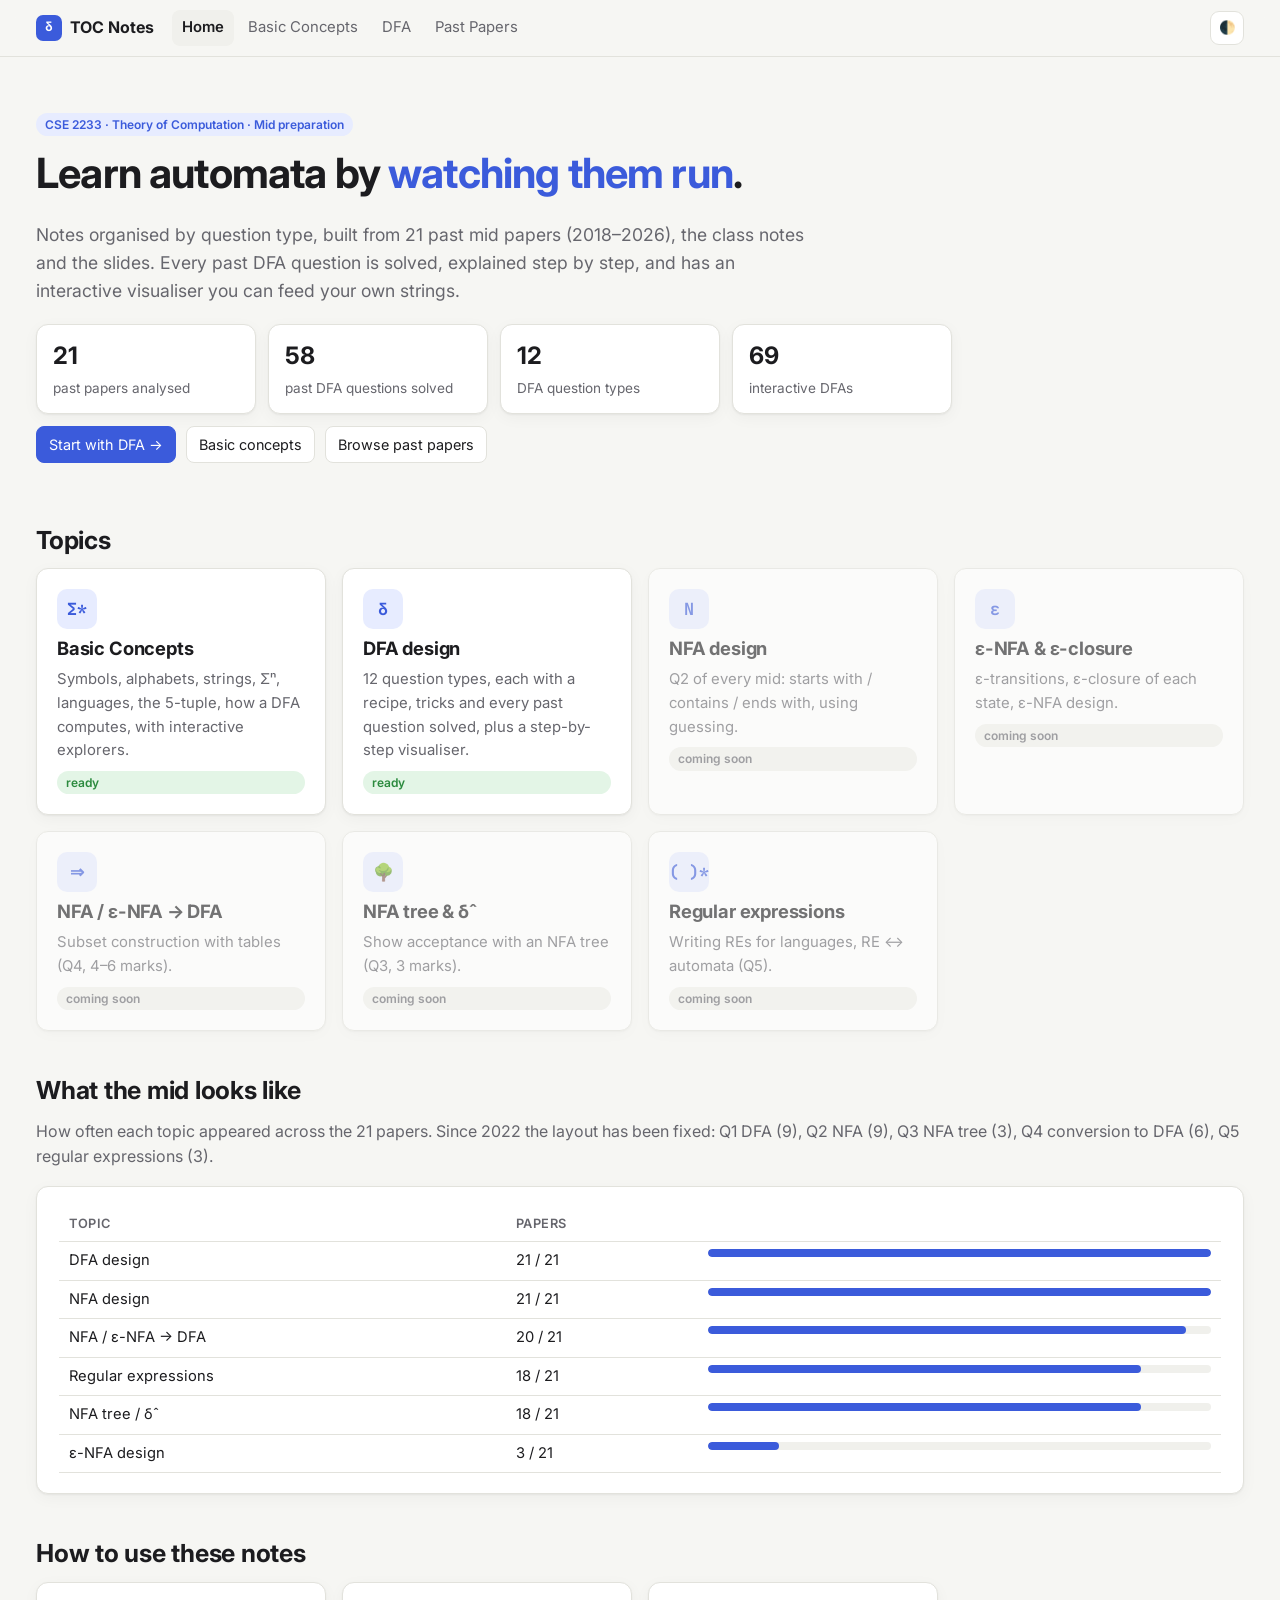
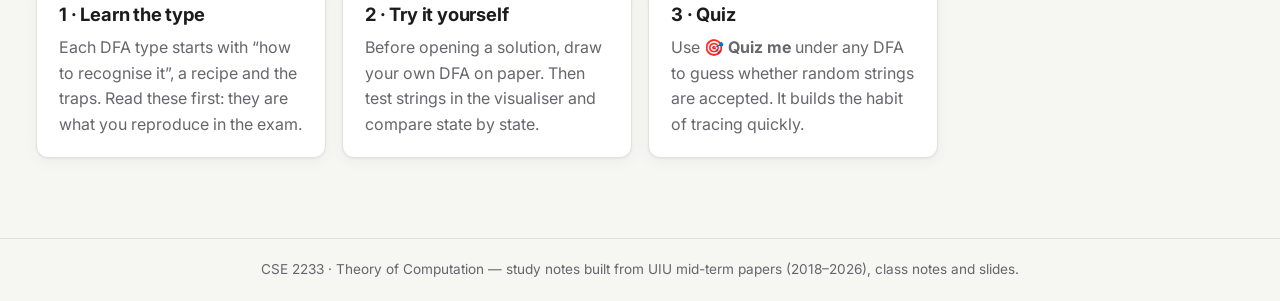
<file: index.html>
<!doctype html>
<html lang="en">
<head>
<meta charset="utf-8">
<meta name="viewport" content="width=device-width, initial-scale=1">
<title>TOC Notes — CSE 2233</title>
<meta name="description" content="Interactive Theory of Computation notes for UIU CSE 2233: basic concepts, DFA design by question type, solved past mid papers with step-by-step visualisers.">
<link rel="preconnect" href="https://fonts.googleapis.com">
<link rel="preconnect" href="https://fonts.gstatic.com" crossorigin>
<link href="https://fonts.googleapis.com/css2?family=Inter:wght@400;500;600;700&family=JetBrains+Mono:wght@400;600;700&display=swap" rel="stylesheet">
<link rel="stylesheet" href="assets/css/style.css">
</head>
<body>
<header id="top"></header>
<div class="wrap">
  <section class="hero">
    <span class="pill accent">CSE 2233 · Theory of Computation · Mid preparation</span>
    <h1 style="margin-top:12px">Learn automata by <span>watching them run</span>.</h1>
    <p class="lead">Notes organised by question type, built from 21 past mid papers (2018–2026), the class notes and the slides. Every past DFA question is solved, explained step by step, and has an interactive visualiser you can feed your own strings.</p>
    <div class="stat-row" id="stats"></div>
    <div style="display:flex;gap:10px;flex-wrap:wrap;margin-top:12px">
      <a class="btn primary" href="dfa.html">Start with DFA →</a>
      <a class="btn" href="concepts.html">Basic concepts</a>
      <a class="btn" href="papers.html">Browse past papers</a>
    </div>
  </section>

  <section class="section">
    <h2>Topics</h2>
    <div class="grid grid-3">
      <a class="card topic" href="concepts.html"><span class="ico">Σ*</span><h3>Basic Concepts</h3><p>Symbols, alphabets, strings, Σⁿ, languages, the 5-tuple, how a DFA computes, with interactive explorers.</p><span class="pill ok">ready</span></a>
      <a class="card topic" href="dfa.html"><span class="ico">δ</span><h3>DFA design</h3><p>12 question types, each with a recipe, tricks and every past question solved, plus a step-by-step visualiser.</p><span class="pill ok">ready</span></a>
      <div class="card topic soon"><span class="ico">N</span><h3>NFA design</h3><p>Q2 of every mid: starts with / contains / ends with, using guessing.</p><span class="pill">coming soon</span></div>
      <div class="card topic soon"><span class="ico">ε</span><h3>ε-NFA & ε-closure</h3><p>ε-transitions, ε-closure of each state, ε-NFA design.</p><span class="pill">coming soon</span></div>
      <div class="card topic soon"><span class="ico">⇒</span><h3>NFA / ε-NFA → DFA</h3><p>Subset construction with tables (Q4, 4–6 marks).</p><span class="pill">coming soon</span></div>
      <div class="card topic soon"><span class="ico">🌳</span><h3>NFA tree & δ̂</h3><p>Show acceptance with an NFA tree (Q3, 3 marks).</p><span class="pill">coming soon</span></div>
      <div class="card topic soon"><span class="ico">( )*</span><h3>Regular expressions</h3><p>Writing REs for languages, RE ↔ automata (Q5).</p><span class="pill">coming soon</span></div>
    </div>
  </section>

  <section class="section">
    <h2>What the mid looks like</h2>
    <p class="muted">How often each topic appeared across the 21 papers. Since 2022 the layout has been fixed: Q1 DFA (9), Q2 NFA (9), Q3 NFA tree (3), Q4 conversion to DFA (6), Q5 regular expressions (3).</p>
    <div class="card pad"><table class="t" id="freq"><thead><tr><th>Topic</th><th>Papers</th><th style="width:45%"></th></tr></thead><tbody></tbody></table></div>
  </section>

  <section class="section">
    <h2>How to use these notes</h2>
    <div class="grid grid-3">
      <div class="card pad"><h3>1 · Learn the type</h3><p class="muted" style="margin:0">Each DFA type starts with “how to recognise it”, a recipe and the traps. Read these first: they are what you reproduce in the exam.</p></div>
      <div class="card pad"><h3>2 · Try it yourself</h3><p class="muted" style="margin:0">Before opening a solution, draw your own DFA on paper. Then test strings in the visualiser and compare state by state.</p></div>
      <div class="card pad"><h3>3 · Quiz</h3><p class="muted" style="margin:0">Use <b>🎯 Quiz me</b> under any DFA to guess whether random strings are accepted. It builds the habit of tracing quickly.</p></div>
    </div>
  </section>
</div>
<footer id="foot"></footer>
<script src="assets/js/common.js"></script>
<script src="assets/data/papers.js"></script>
<script src="assets/data/dfa-data.js"></script>
<script>
(function () {
  const past = DFA_DATA.filter(q => /\d{4}/.test(q.src)).length;
  document.getElementById('stats').innerHTML = [
    [PAPERS.length, 'past papers analysed'],
    [past, 'past DFA questions solved'],
    [DFA_TYPES.length, 'DFA question types'],
    [DFA_DATA.length, 'interactive DFAs'],
  ].map(([n, t]) => `<div class="card stat"><b>${n}</b><span>${t}</span></div>`).join('');

  const counts = {};
  for (const p of PAPERS) for (const t of new Set(p.qs.map(q => q[1]))) counts[t] = (counts[t] || 0) + 1;
  document.querySelector('#freq tbody').innerHTML = Object.entries(counts).sort((a, b) => b[1] - a[1]).map(([t, n]) =>
    `<tr><td>${TOPIC_NAMES[t]}</td><td>${n} / ${PAPERS.length}</td><td><div class="bar"><i style="width:${(100 * n / PAPERS.length).toFixed(0)}%"></i></div></td></tr>`).join('');
})();
</script>
</body>
</html>
</file>
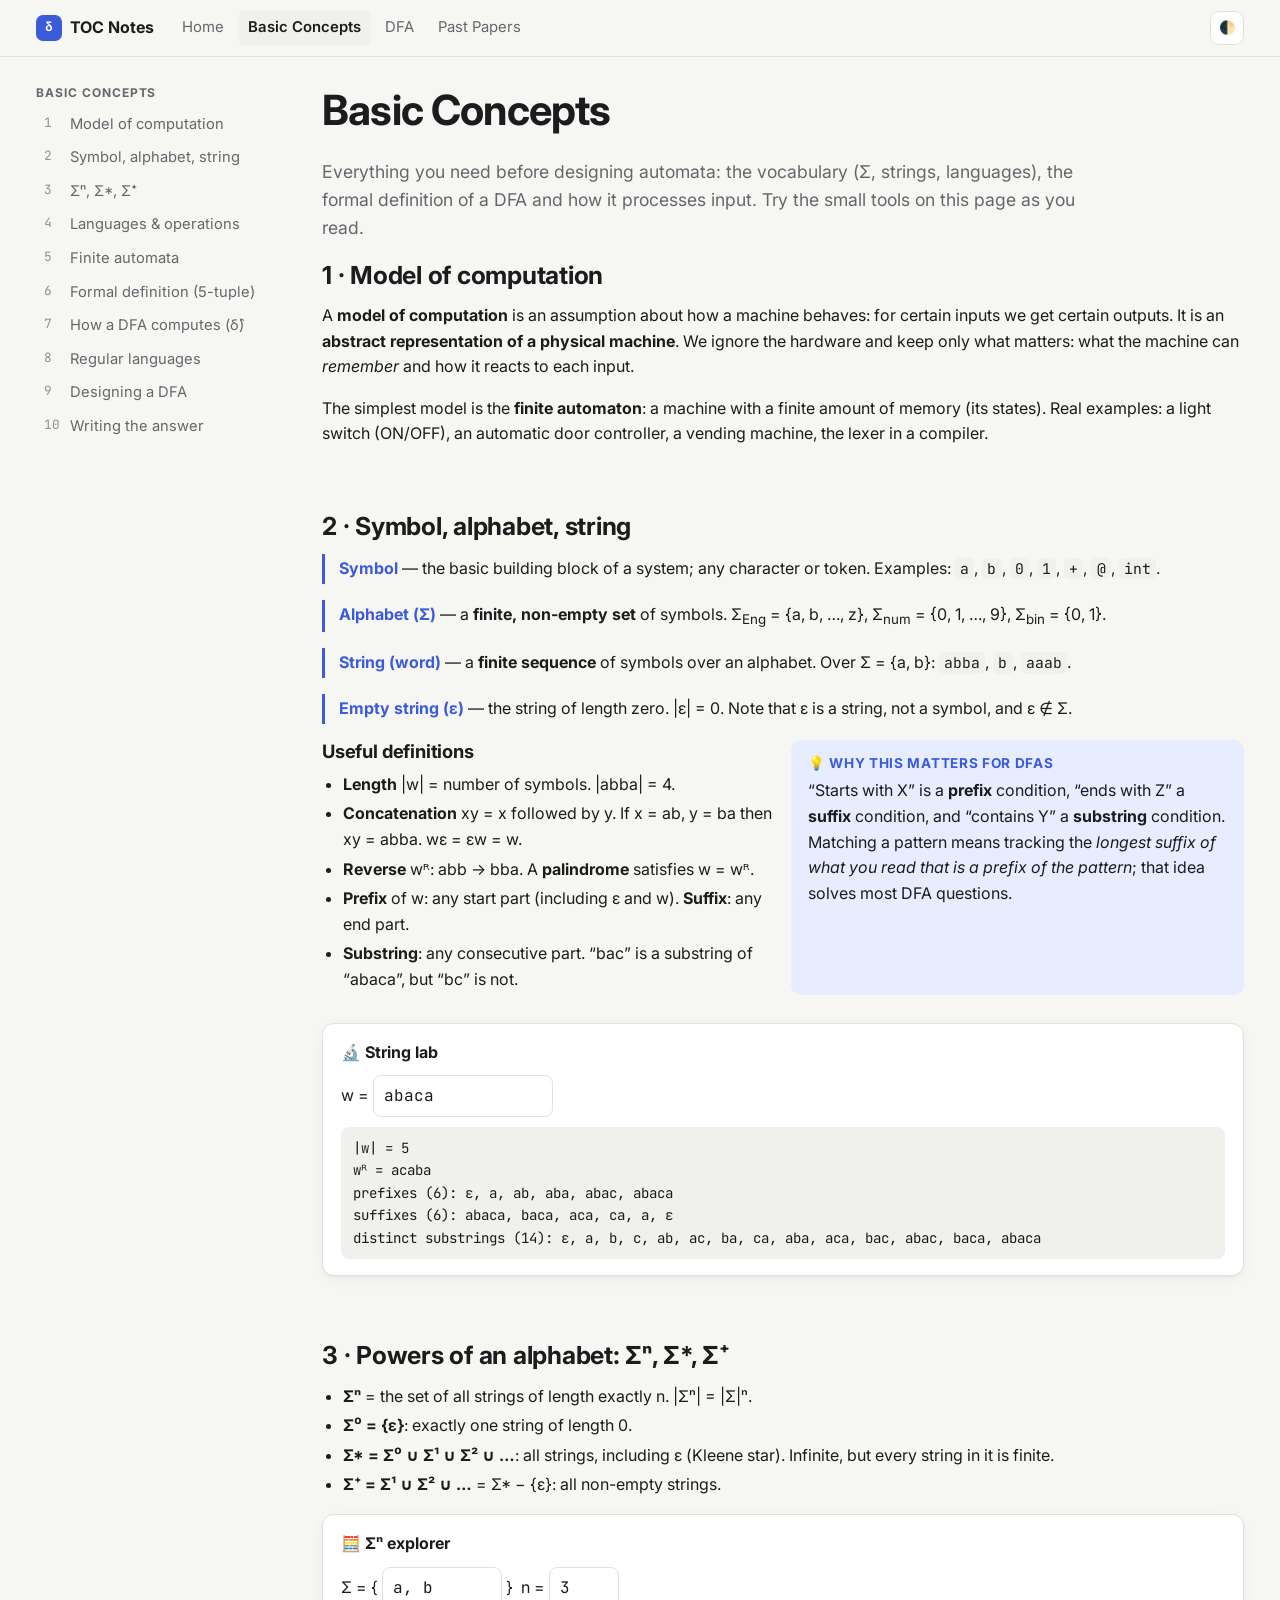
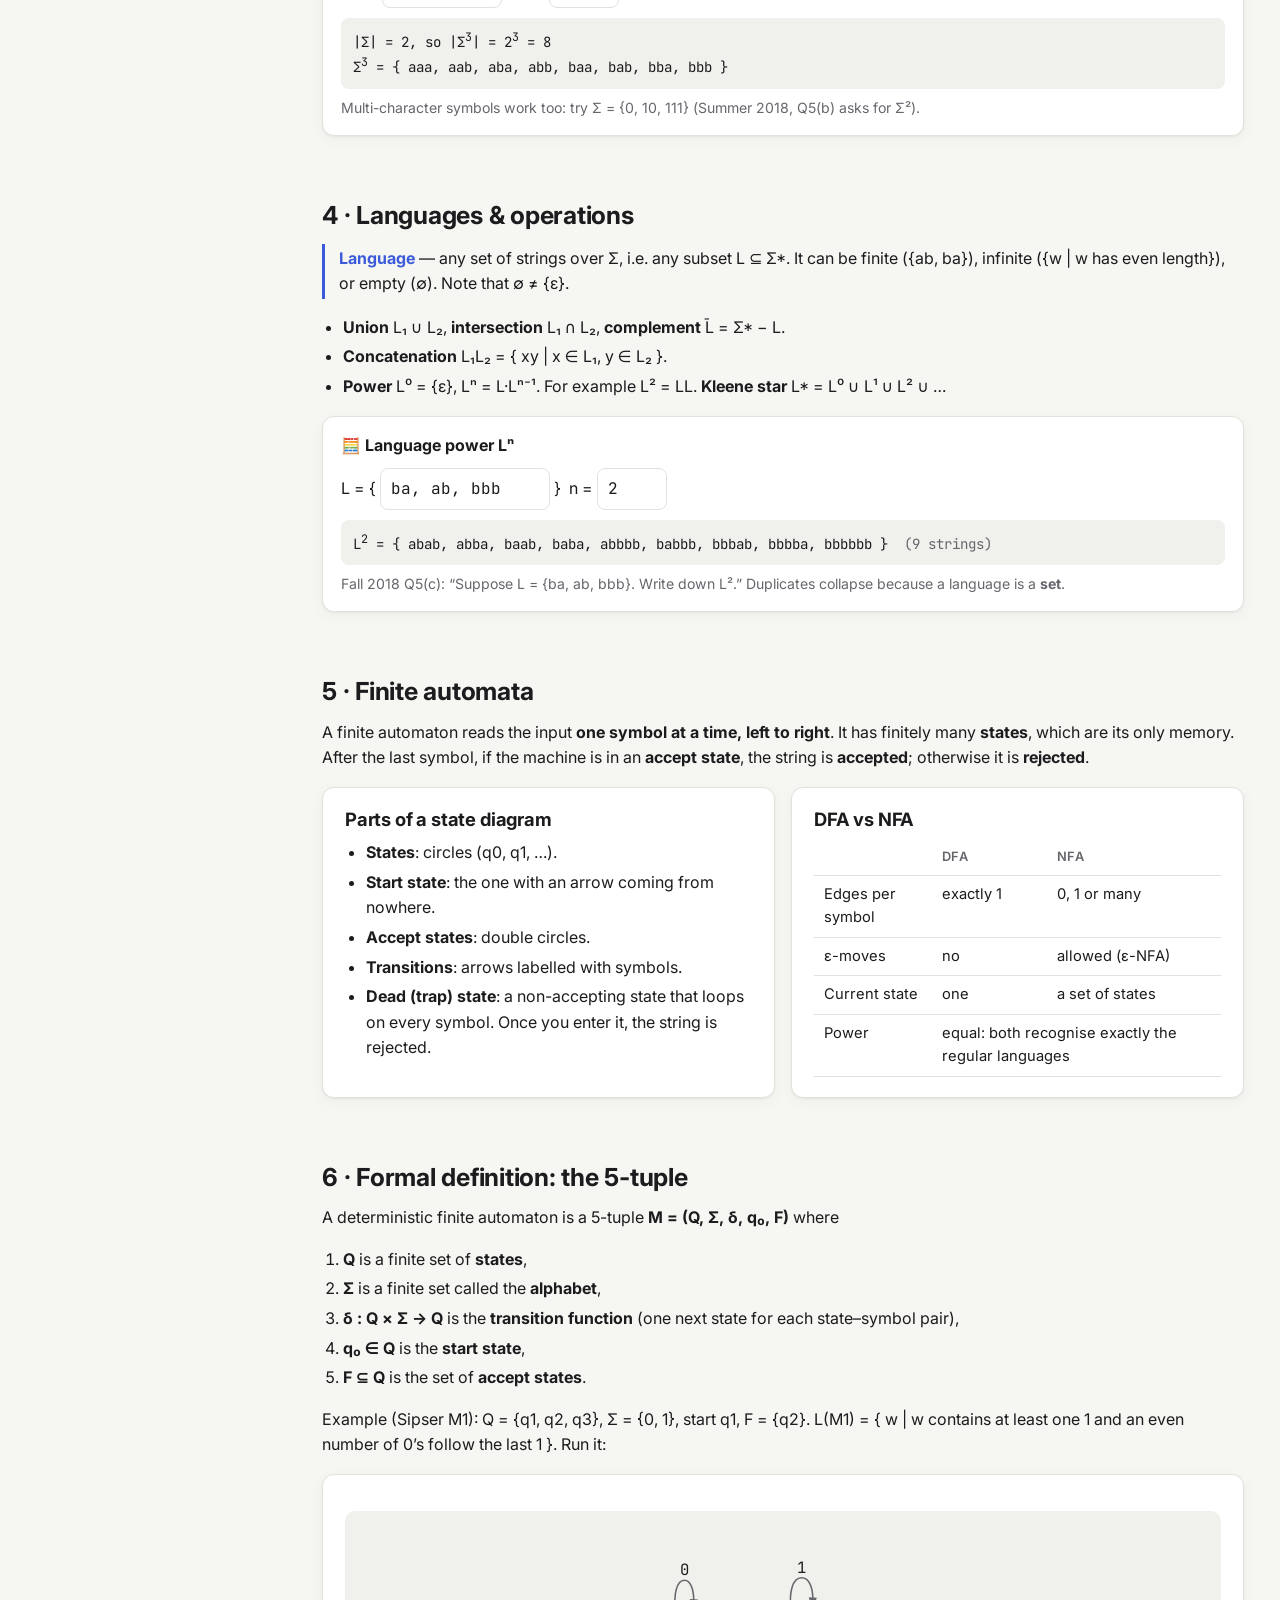
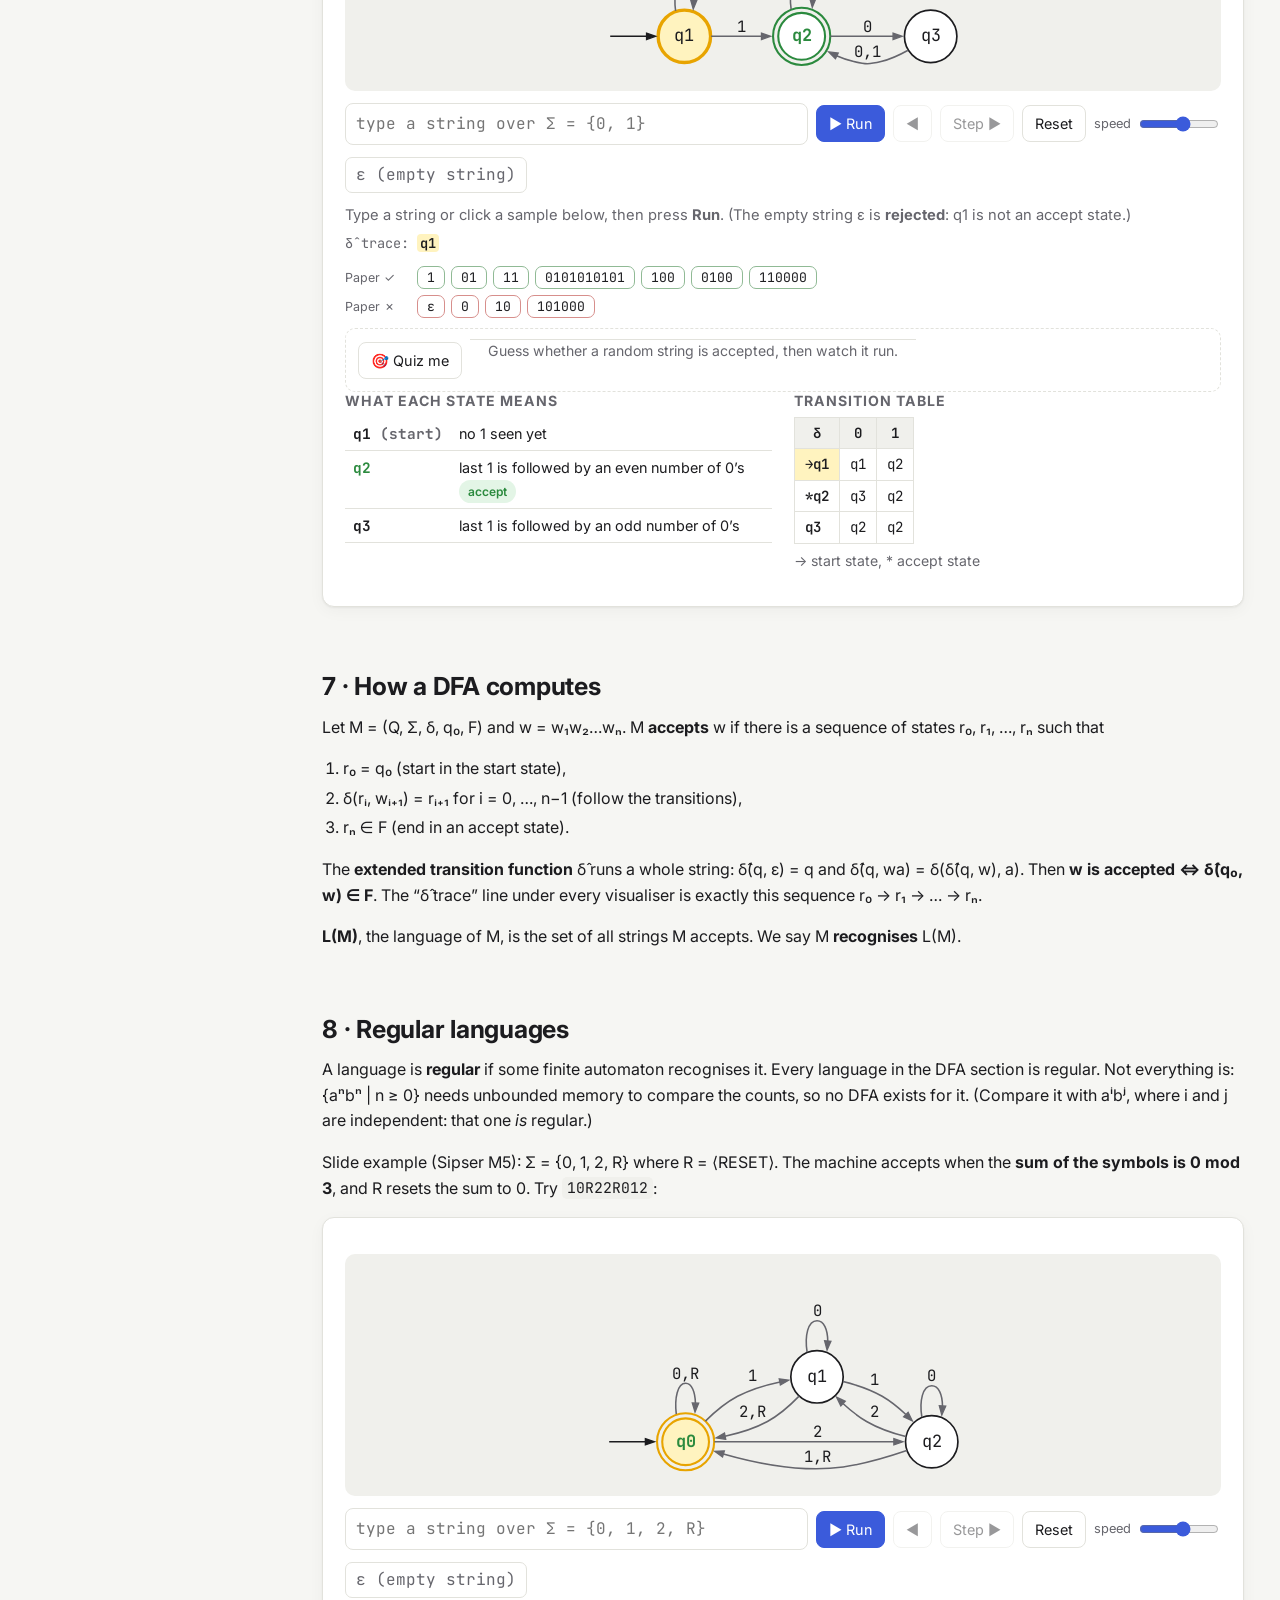
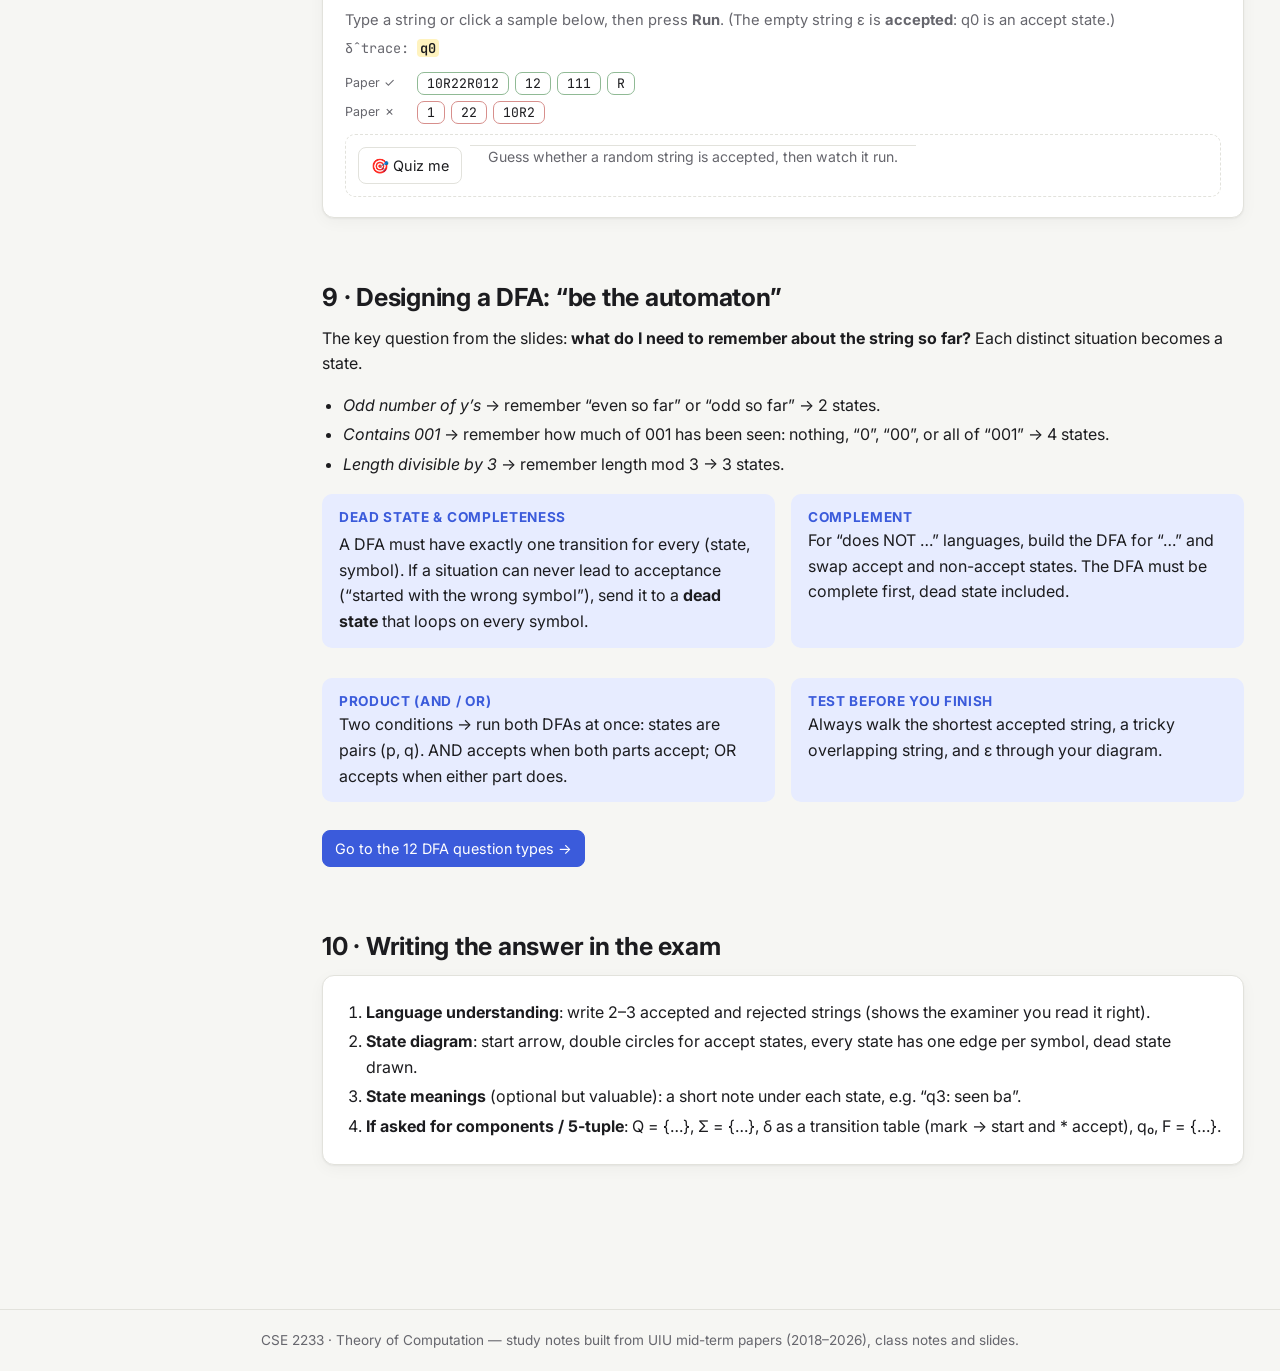
<file: concepts.html>
<!doctype html>
<html lang="en">
<head>
<meta charset="utf-8">
<meta name="viewport" content="width=device-width, initial-scale=1">
<title>Basic Concepts — TOC Notes</title>
<meta name="description" content="Symbols, alphabets, strings, Σⁿ, Σ*, languages, the DFA 5-tuple and how a DFA computes, with interactive explorers.">
<link rel="preconnect" href="https://fonts.googleapis.com">
<link rel="preconnect" href="https://fonts.gstatic.com" crossorigin>
<link href="https://fonts.googleapis.com/css2?family=Inter:wght@400;500;600;700&family=JetBrains+Mono:wght@400;600;700&display=swap" rel="stylesheet">
<link rel="stylesheet" href="assets/css/style.css">
</head>
<body>
<header id="top"></header>
<div class="wrap">
<div class="layout">
  <aside class="sidebar">
    <h4>Basic concepts</h4>
    <a href="#model"><span class="num">1</span><span>Model of computation</span></a>
    <a href="#symbols"><span class="num">2</span><span>Symbol, alphabet, string</span></a>
    <a href="#powers"><span class="num">3</span><span>Σⁿ, Σ*, Σ⁺</span></a>
    <a href="#languages"><span class="num">4</span><span>Languages & operations</span></a>
    <a href="#fa"><span class="num">5</span><span>Finite automata</span></a>
    <a href="#formal"><span class="num">6</span><span>Formal definition (5-tuple)</span></a>
    <a href="#computation"><span class="num">7</span><span>How a DFA computes (δ̂)</span></a>
    <a href="#regular"><span class="num">8</span><span>Regular languages</span></a>
    <a href="#design"><span class="num">9</span><span>Designing a DFA</span></a>
    <a href="#exam"><span class="num">10</span><span>Writing the answer</span></a>
  </aside>
  <main>
    <h1>Basic Concepts</h1>
    <p class="lead">Everything you need before designing automata: the vocabulary (Σ, strings, languages), the formal definition of a DFA and how it processes input. Try the small tools on this page as you read.</p>

    <!-- 1 -->
    <section class="type-section" id="model">
      <h2>1 · Model of computation</h2>
      <p>A <b>model of computation</b> is an assumption about how a machine behaves: for certain inputs we get certain outputs. It is an <b>abstract representation of a physical machine</b>. We ignore the hardware and keep only what matters: what the machine can <i>remember</i> and how it reacts to each input.</p>
      <p>The simplest model is the <b>finite automaton</b>: a machine with a finite amount of memory (its states). Real examples: a light switch (ON/OFF), an automatic door controller, a vending machine, the lexer in a compiler.</p>
    </section>

    <!-- 2 -->
    <section class="type-section" id="symbols">
      <h2>2 · Symbol, alphabet, string</h2>
      <div class="def"><b>Symbol</b> — the basic building block of a system; any character or token. Examples: <code>a</code>, <code>b</code>, <code>0</code>, <code>1</code>, <code>+</code>, <code>@</code>, <code>int</code>.</div>
      <div class="def"><b>Alphabet (Σ)</b> — a <b>finite, non-empty set</b> of symbols. Σ<sub>Eng</sub> = {a, b, …, z}, Σ<sub>num</sub> = {0, 1, …, 9}, Σ<sub>bin</sub> = {0, 1}.</div>
      <div class="def"><b>String (word)</b> — a <b>finite sequence</b> of symbols over an alphabet. Over Σ = {a, b}: <code>abba</code>, <code>b</code>, <code>aaab</code>.</div>
      <div class="def"><b>Empty string (ε)</b> — the string of length zero. |ε| = 0. Note that ε is a string, not a symbol, and ε ∉ Σ.</div>
      <div class="two-col">
        <div>
          <h3>Useful definitions</h3>
          <ul>
            <li><b>Length</b> |w| = number of symbols. |abba| = 4.</li>
            <li><b>Concatenation</b> xy = x followed by y. If x = ab, y = ba then xy = abba. wε = εw = w.</li>
            <li><b>Reverse</b> wᴿ: abb → bba. A <b>palindrome</b> satisfies w = wᴿ.</li>
            <li><b>Prefix</b> of w: any start part (including ε and w). <b>Suffix</b>: any end part.</li>
            <li><b>Substring</b>: any consecutive part. “bac” is a substring of “abaca”, but “bc” is not.</li>
          </ul>
        </div>
        <div class="callout tip">
          <div class="callout-title">💡 Why this matters for DFAs</div>
          “Starts with X” is a <b>prefix</b> condition, “ends with Z” a <b>suffix</b> condition, and “contains Y” a <b>substring</b> condition. Matching a pattern means tracking the <i>longest suffix of what you read that is a prefix of the pattern</i>; that idea solves most DFA questions.
        </div>
      </div>
      <div class="card widget">
        <div class="widget-title">🔬 String lab</div>
        <div class="widget-row"><label>w = <input type="text" id="sl-w" value="abaca" style="width:180px"></label></div>
        <div class="out-box" id="sl-out"></div>
      </div>
    </section>

    <!-- 3 -->
    <section class="type-section" id="powers">
      <h2>3 · Powers of an alphabet: Σⁿ, Σ*, Σ⁺</h2>
      <ul>
        <li><b>Σⁿ</b> = the set of all strings of length exactly n. |Σⁿ| = |Σ|ⁿ.</li>
        <li><b>Σ⁰ = {ε}</b>: exactly one string of length 0.</li>
        <li><b>Σ* = Σ⁰ ∪ Σ¹ ∪ Σ² ∪ …</b>: all strings, including ε (Kleene star). Infinite, but every string in it is finite.</li>
        <li><b>Σ⁺ = Σ¹ ∪ Σ² ∪ …</b> = Σ* − {ε}: all non-empty strings.</li>
      </ul>
      <div class="card widget">
        <div class="widget-title">🧮 Σⁿ explorer</div>
        <div class="widget-row">
          <label>Σ = { <input type="text" id="pw-s" value="a, b" style="width:120px"> }</label>
          <label>n = <input type="number" id="pw-n" value="3" min="0" max="8" style="width:70px"></label>
        </div>
        <div class="out-box" id="pw-out"></div>
        <p class="small muted" style="margin:8px 0 0">Multi-character symbols work too: try Σ = {0, 10, 111} (Summer 2018, Q5(b) asks for Σ²).</p>
      </div>
    </section>

    <!-- 4 -->
    <section class="type-section" id="languages">
      <h2>4 · Languages & operations</h2>
      <div class="def"><b>Language</b> — any set of strings over Σ, i.e. any subset L ⊆ Σ*. It can be finite ({ab, ba}), infinite ({w | w has even length}), or empty (∅). Note that ∅ ≠ {ε}.</div>
      <ul>
        <li><b>Union</b> L₁ ∪ L₂, <b>intersection</b> L₁ ∩ L₂, <b>complement</b> L̄ = Σ* − L.</li>
        <li><b>Concatenation</b> L₁L₂ = { xy | x ∈ L₁, y ∈ L₂ }.</li>
        <li><b>Power</b> L⁰ = {ε}, Lⁿ = L·Lⁿ⁻¹. For example L² = LL. <b>Kleene star</b> L* = L⁰ ∪ L¹ ∪ L² ∪ …</li>
      </ul>
      <div class="card widget">
        <div class="widget-title">🧮 Language power Lⁿ</div>
        <div class="widget-row">
          <label>L = { <input type="text" id="lp-l" value="ba, ab, bbb" style="width:170px"> }</label>
          <label>n = <input type="number" id="lp-n" value="2" min="0" max="4" style="width:70px"></label>
        </div>
        <div class="out-box" id="lp-out"></div>
        <p class="small muted" style="margin:8px 0 0">Fall 2018 Q5(c): “Suppose L = {ba, ab, bbb}. Write down L².” Duplicates collapse because a language is a <b>set</b>.</p>
      </div>
    </section>

    <!-- 5 -->
    <section class="type-section" id="fa">
      <h2>5 · Finite automata</h2>
      <p>A finite automaton reads the input <b>one symbol at a time, left to right</b>. It has finitely many <b>states</b>, which are its only memory. After the last symbol, if the machine is in an <b>accept state</b>, the string is <b>accepted</b>; otherwise it is <b>rejected</b>.</p>
      <div class="two-col">
        <div class="card pad">
          <h3>Parts of a state diagram</h3>
          <ul style="margin:0">
            <li><b>States</b>: circles (q0, q1, …).</li>
            <li><b>Start state</b>: the one with an arrow coming from nowhere.</li>
            <li><b>Accept states</b>: double circles.</li>
            <li><b>Transitions</b>: arrows labelled with symbols.</li>
            <li><b>Dead (trap) state</b>: a non-accepting state that loops on every symbol. Once you enter it, the string is rejected.</li>
          </ul>
        </div>
        <div class="card pad">
          <h3>DFA vs NFA</h3>
          <table class="t">
            <tr><th></th><th>DFA</th><th>NFA</th></tr>
            <tr><td>Edges per symbol</td><td>exactly 1</td><td>0, 1 or many</td></tr>
            <tr><td>ε-moves</td><td>no</td><td>allowed (ε-NFA)</td></tr>
            <tr><td>Current state</td><td>one</td><td>a set of states</td></tr>
            <tr><td>Power</td><td colspan="2">equal: both recognise exactly the regular languages</td></tr>
          </table>
        </div>
      </div>
    </section>

    <!-- 6 -->
    <section class="type-section" id="formal">
      <h2>6 · Formal definition: the 5-tuple</h2>
      <p>A deterministic finite automaton is a 5-tuple <b>M = (Q, Σ, δ, q₀, F)</b> where</p>
      <ol>
        <li><b>Q</b> is a finite set of <b>states</b>,</li>
        <li><b>Σ</b> is a finite set called the <b>alphabet</b>,</li>
        <li><b>δ : Q × Σ → Q</b> is the <b>transition function</b> (one next state for each state–symbol pair),</li>
        <li><b>q₀ ∈ Q</b> is the <b>start state</b>,</li>
        <li><b>F ⊆ Q</b> is the set of <b>accept states</b>.</li>
      </ol>
      <p>Example (Sipser M1): Q = {q1, q2, q3}, Σ = {0, 1}, start q1, F = {q2}. L(M1) = { w | w contains at least one 1 and an even number of 0’s follow the last 1 }. Run it:</p>
      <div class="card pad">
        <div id="m1-viz"></div>
        <div class="qcols"><div><h4 class="small muted" style="text-transform:uppercase;letter-spacing:.07em">What each state means</h4><div id="m1-mean"></div></div><div><h4 class="small muted" style="text-transform:uppercase;letter-spacing:.07em">Transition table</h4><div id="m1-tab"></div></div></div>
      </div>
    </section>

    <!-- 7 -->
    <section class="type-section" id="computation">
      <h2>7 · How a DFA computes</h2>
      <p>Let M = (Q, Σ, δ, q₀, F) and w = w₁w₂…wₙ. M <b>accepts</b> w if there is a sequence of states r₀, r₁, …, rₙ such that</p>
      <ol>
        <li>r₀ = q₀ (start in the start state),</li>
        <li>δ(rᵢ, wᵢ₊₁) = rᵢ₊₁ for i = 0, …, n−1 (follow the transitions),</li>
        <li>rₙ ∈ F (end in an accept state).</li>
      </ol>
      <p>The <b>extended transition function</b> δ̂ runs a whole string: δ̂(q, ε) = q and δ̂(q, wa) = δ(δ̂(q, w), a). Then <b>w is accepted ⇔ δ̂(q₀, w) ∈ F</b>. The “δ̂ trace” line under every visualiser is exactly this sequence r₀ → r₁ → … → rₙ.</p>
      <p><b>L(M)</b>, the language of M, is the set of all strings M accepts. We say M <b>recognises</b> L(M).</p>
    </section>

    <!-- 8 -->
    <section class="type-section" id="regular">
      <h2>8 · Regular languages</h2>
      <p>A language is <b>regular</b> if some finite automaton recognises it. Every language in the DFA section is regular. Not everything is: {aⁿbⁿ | n ≥ 0} needs unbounded memory to compare the counts, so no DFA exists for it. (Compare it with aⁱbʲ, where i and j are independent: that one <i>is</i> regular.)</p>
      <p>Slide example (Sipser M5): Σ = {0, 1, 2, R} where R = ⟨RESET⟩. The machine accepts when the <b>sum of the symbols is 0 mod 3</b>, and R resets the sum to 0. Try <code>10R22R012</code>:</p>
      <div class="card pad"><div id="m5-viz"></div></div>
    </section>

    <!-- 9 -->
    <section class="type-section" id="design">
      <h2>9 · Designing a DFA: “be the automaton”</h2>
      <p>The key question from the slides: <b>what do I need to remember about the string so far?</b> Each distinct situation becomes a state.</p>
      <ul>
        <li><i>Odd number of y’s</i> → remember “even so far” or “odd so far” → 2 states.</li>
        <li><i>Contains 001</i> → remember how much of 001 has been seen: nothing, “0”, “00”, or all of “001” → 4 states.</li>
        <li><i>Length divisible by 3</i> → remember length mod 3 → 3 states.</li>
      </ul>
      <div class="two-col">
        <div class="callout tip"><div class="callout-title">Dead state & completeness</div>A DFA must have exactly one transition for every (state, symbol). If a situation can never lead to acceptance (“started with the wrong symbol”), send it to a <b>dead state</b> that loops on every symbol.</div>
        <div class="callout tip"><div class="callout-title">Complement</div>For “does NOT …” languages, build the DFA for “…” and swap accept and non-accept states. The DFA must be complete first, dead state included.</div>
        <div class="callout tip"><div class="callout-title">Product (AND / OR)</div>Two conditions → run both DFAs at once: states are pairs (p, q). AND accepts when both parts accept; OR accepts when either part does.</div>
        <div class="callout tip"><div class="callout-title">Test before you finish</div>Always walk the shortest accepted string, a tricky overlapping string, and ε through your diagram.</div>
      </div>
      <p style="margin-top:14px"><a class="btn primary" href="dfa.html">Go to the 12 DFA question types →</a></p>
    </section>

    <!-- 10 -->
    <section class="type-section" id="exam">
      <h2>10 · Writing the answer in the exam</h2>
      <div class="card pad">
        <ol style="margin:0">
          <li><b>Language understanding</b>: write 2–3 accepted and rejected strings (shows the examiner you read it right).</li>
          <li><b>State diagram</b>: start arrow, double circles for accept states, every state has one edge per symbol, dead state drawn.</li>
          <li><b>State meanings</b> (optional but valuable): a short note under each state, e.g. “q3: seen ba”.</li>
          <li><b>If asked for components / 5-tuple</b>: Q = {…}, Σ = {…}, δ as a transition table (mark → start and * accept), q₀, F = {…}.</li>
        </ol>
      </div>
    </section>
  </main>
</div>
</div>
<footer id="foot"></footer>
<script src="assets/js/common.js"></script>
<script src="assets/vendor/viz-global.js"></script>
<script src="assets/js/dfa-viz.js"></script>
<script>
(function () {
  const esc = s => String(s).replace(/[&<>"']/g, c => ({ '&': '&amp;', '<': '&lt;', '>': '&gt;', '"': '&quot;', "'": '&#39;' }[c]));
  const show = s => (s === '' ? 'ε' : s);

  // String lab
  const slw = document.getElementById('sl-w'), slo = document.getElementById('sl-out');
  function stringLab() {
    const w = slw.value.trim();
    const pre = [], suf = [], sub = new Set();
    for (let i = 0; i <= w.length; i++) { pre.push(w.slice(0, i)); suf.push(w.slice(i)); }
    for (let i = 0; i <= w.length; i++) for (let j = i; j <= w.length; j++) sub.add(w.slice(i, j));
    const rev = [...w].reverse().join('');
    slo.innerHTML = `|w| = ${w.length}<br>wᴿ = ${esc(show(rev))} ${w === rev ? '<span class="pill ok">palindrome</span>' : ''}<br>` +
      `prefixes (${pre.length}): ${pre.map(x => esc(show(x))).join(', ')}<br>` +
      `suffixes (${suf.length}): ${suf.map(x => esc(show(x))).join(', ')}<br>` +
      `distinct substrings (${sub.size}): ${[...sub].sort((a, b) => a.length - b.length || a.localeCompare(b)).map(x => esc(show(x))).join(', ')}`;
  }
  slw.addEventListener('input', stringLab); stringLab();

  // Σⁿ explorer
  const pws = document.getElementById('pw-s'), pwn = document.getElementById('pw-n'), pwo = document.getElementById('pw-out');
  const parseSet = v => [...new Set(v.split(',').map(x => x.trim()).filter(x => x.length))];
  function power(set, n) {
    let cur = [''];
    for (let i = 0; i < n; i++) { const nx = []; for (const x of cur) for (const s of set) nx.push(x + s); cur = nx; if (cur.length > 5000) break; }
    return cur;
  }
  function powers() {
    const s = parseSet(pws.value), n = Math.max(0, Math.min(8, +pwn.value || 0));
    if (!s.length) { pwo.textContent = 'An alphabet must be non-empty.'; return; }
    const res = power(s, n);
    const total = Math.pow(s.length, n);
    pwo.innerHTML = `|Σ| = ${s.length}, so |Σ<sup>${n}</sup>| = ${s.length}<sup>${n}</sup> = ${total}<br>Σ<sup>${n}</sup> = { ${res.slice(0, 300).map(x => esc(show(x))).join(', ')}${total > 300 ? ', …' : ''} }`;
  }
  pws.addEventListener('input', powers); pwn.addEventListener('input', powers); powers();

  // Lⁿ
  const lpl = document.getElementById('lp-l'), lpn = document.getElementById('lp-n'), lpo = document.getElementById('lp-out');
  function lpow() {
    const L = parseSet(lpl.value).map(x => (x === 'ε' ? '' : x)), n = Math.max(0, Math.min(4, +lpn.value || 0));
    const res = [...new Set(power(L, n))].sort((a, b) => a.length - b.length || a.localeCompare(b));
    lpo.innerHTML = `L<sup>${n}</sup> = { ${res.map(x => esc(show(x))).join(', ')} } &nbsp;<span class="muted">(${res.length} strings)</span>`;
  }
  lpl.addEventListener('input', lpow); lpn.addEventListener('input', lpow); lpow();

  // Sipser M1
  const M1 = {
    id: 'm1', sigma: ['0', '1'], symLabels: {},
    states: [
      { name: 'q1', accept: false, dead: false, label: 'no 1 seen yet' },
      { name: 'q2', accept: true, dead: false, label: 'last 1 is followed by an even number of 0’s' },
      { name: 'q3', accept: false, dead: false, label: 'last 1 is followed by an odd number of 0’s' },
    ],
    delta: [{ 0: 0, 1: 1 }, { 0: 2, 1: 1 }, { 0: 1, 1: 1 }],
    given: { acc: ['1', '01', '11', '0101010101', '100', '0100', '110000'], rej: ['', '0', '10', '101000'] },
    samples: { acc: [], rej: [] },
  };
  DFAViz.mount(document.getElementById('m1-viz'), M1, { meaningEl: document.getElementById('m1-mean'), tableEl: document.getElementById('m1-tab') });

  // Sipser M5 (sum mod 3 with RESET)
  const M5 = {
    id: 'm5', sigma: ['0', '1', '2', 'R'], symLabels: { R: 'R' },
    states: [
      { name: 'q0', accept: true, dead: false, label: 'sum ≡ 0 (mod 3)' },
      { name: 'q1', accept: false, dead: false, label: 'sum ≡ 1 (mod 3)' },
      { name: 'q2', accept: false, dead: false, label: 'sum ≡ 2 (mod 3)' },
    ],
    delta: [{ 0: 0, 1: 1, 2: 2, R: 0 }, { 0: 1, 1: 2, 2: 0, R: 0 }, { 0: 2, 1: 0, 2: 1, R: 0 }],
    given: { acc: ['10R22R012', '12', '111', 'R'], rej: ['1', '22', '10R2'] },
    samples: { acc: [], rej: [] },
  };
  DFAViz.mount(document.getElementById('m5-viz'), M5, {});
})();
</script>
</body>
</html>
</file>
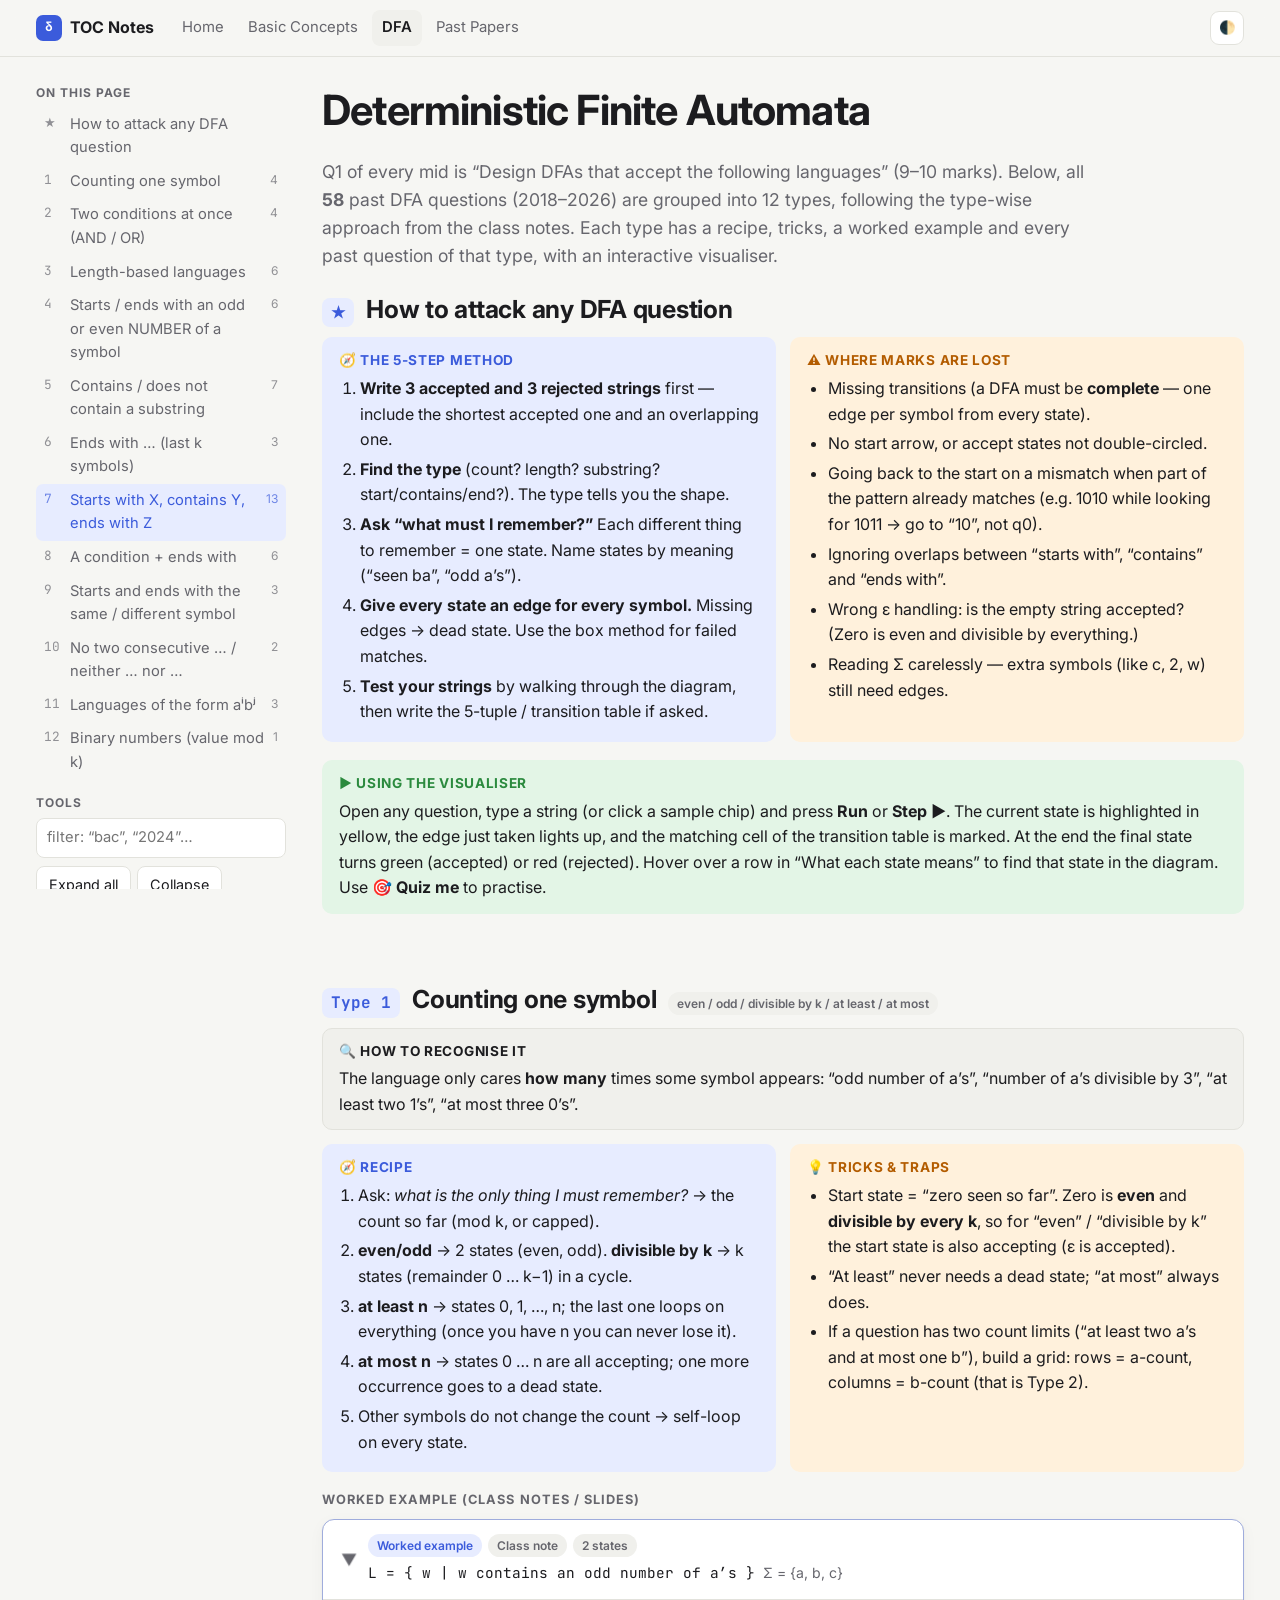
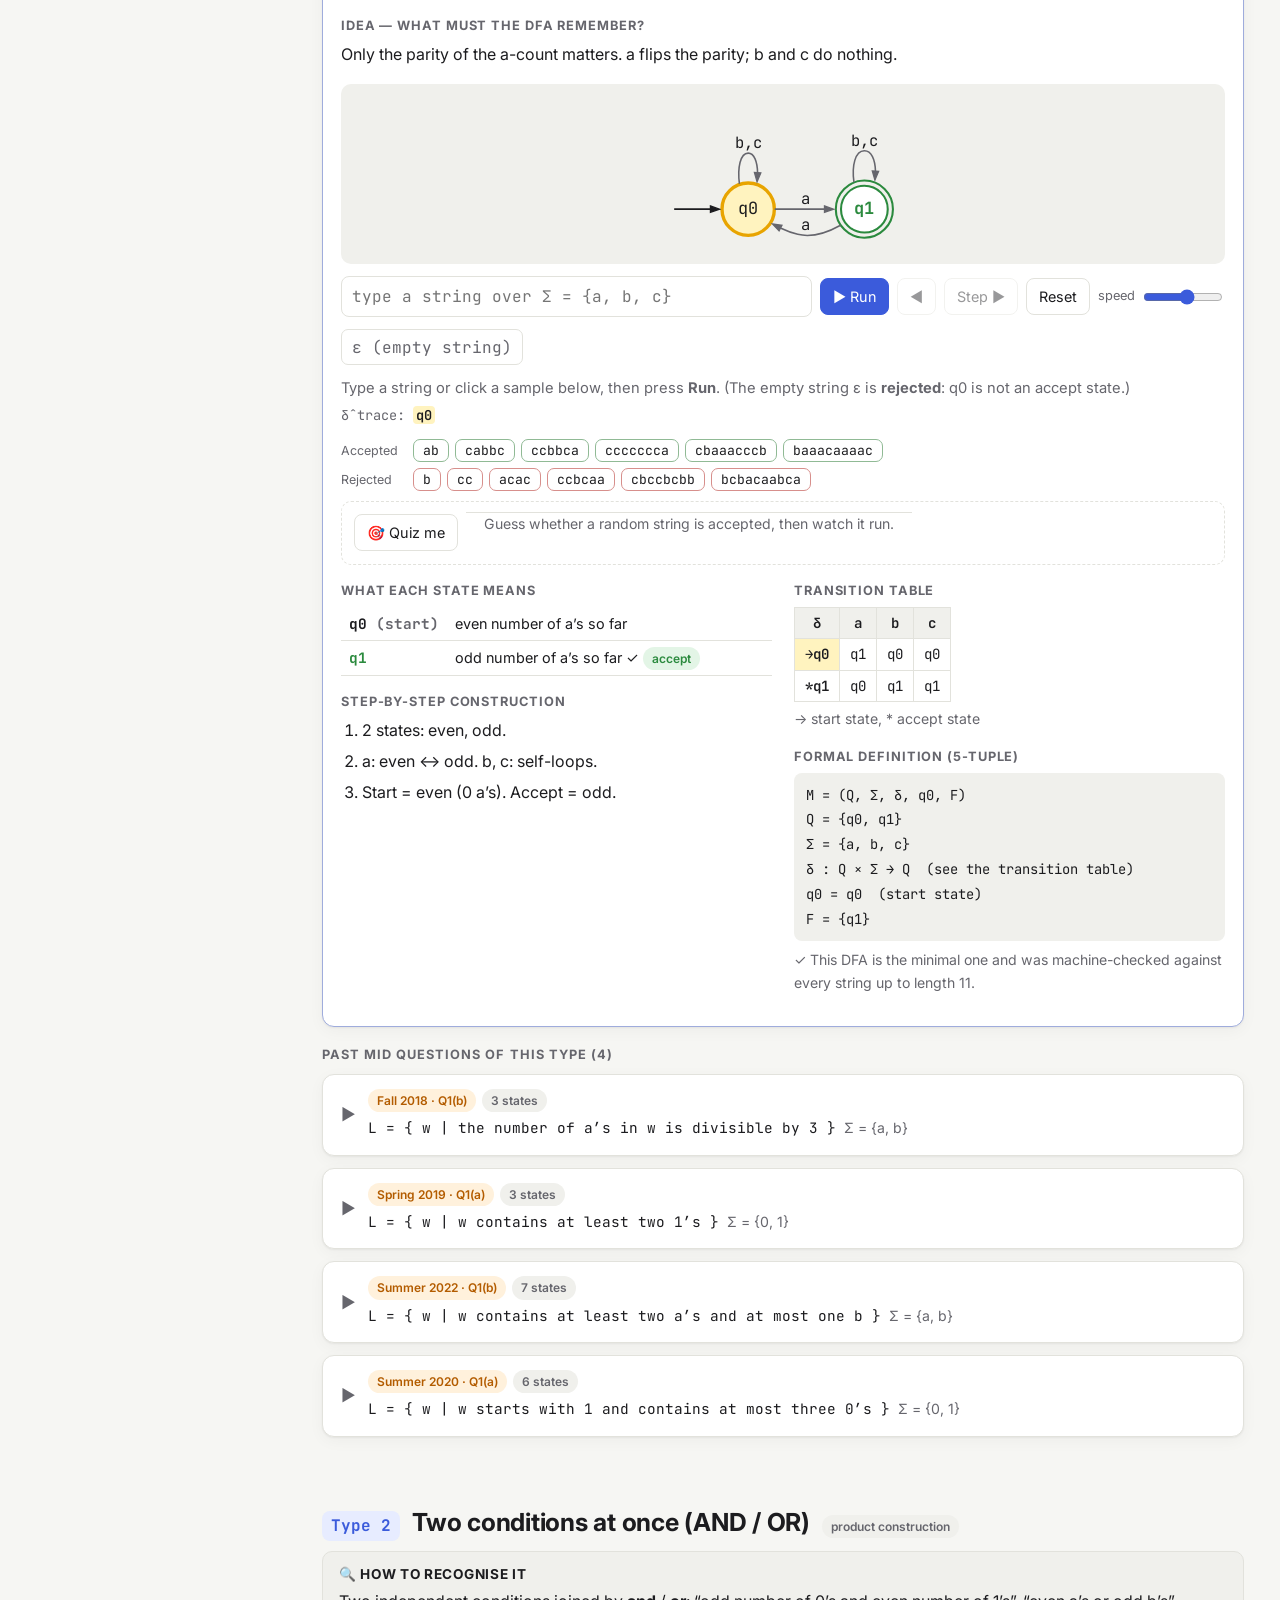
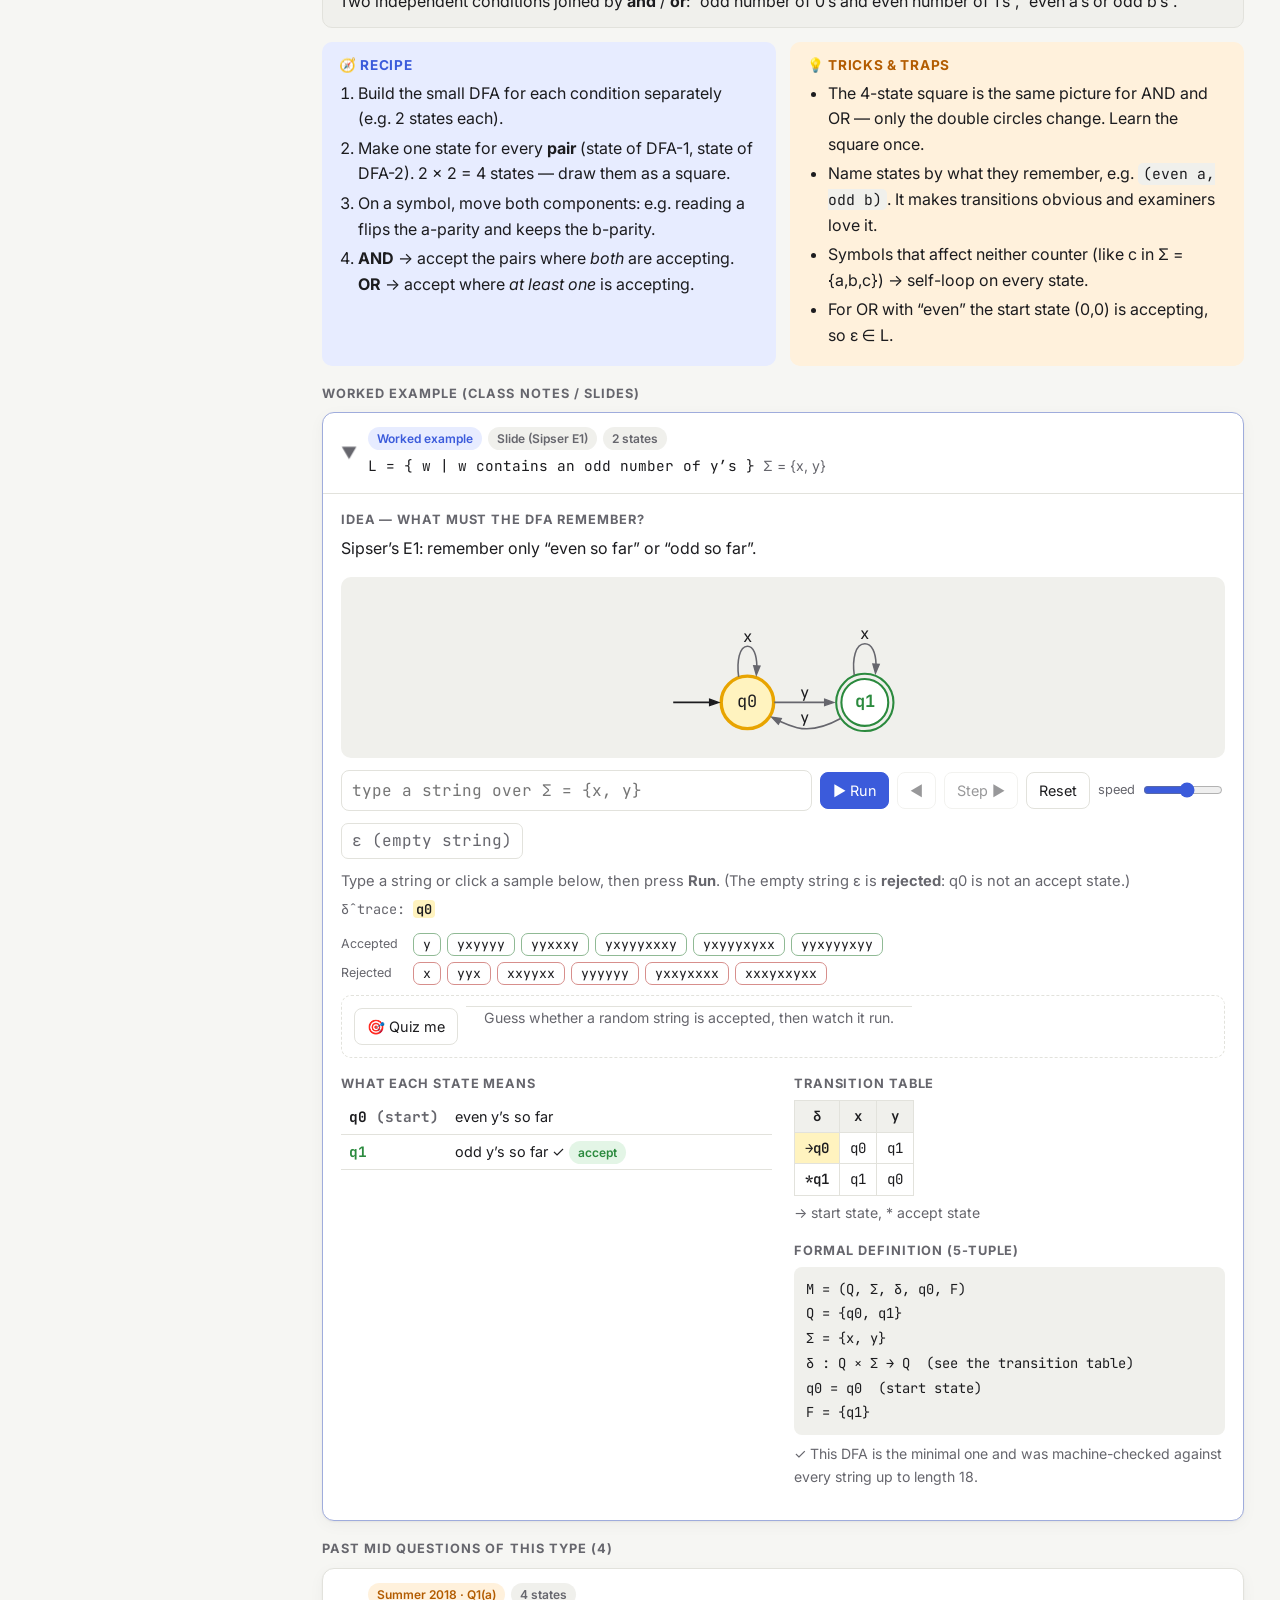
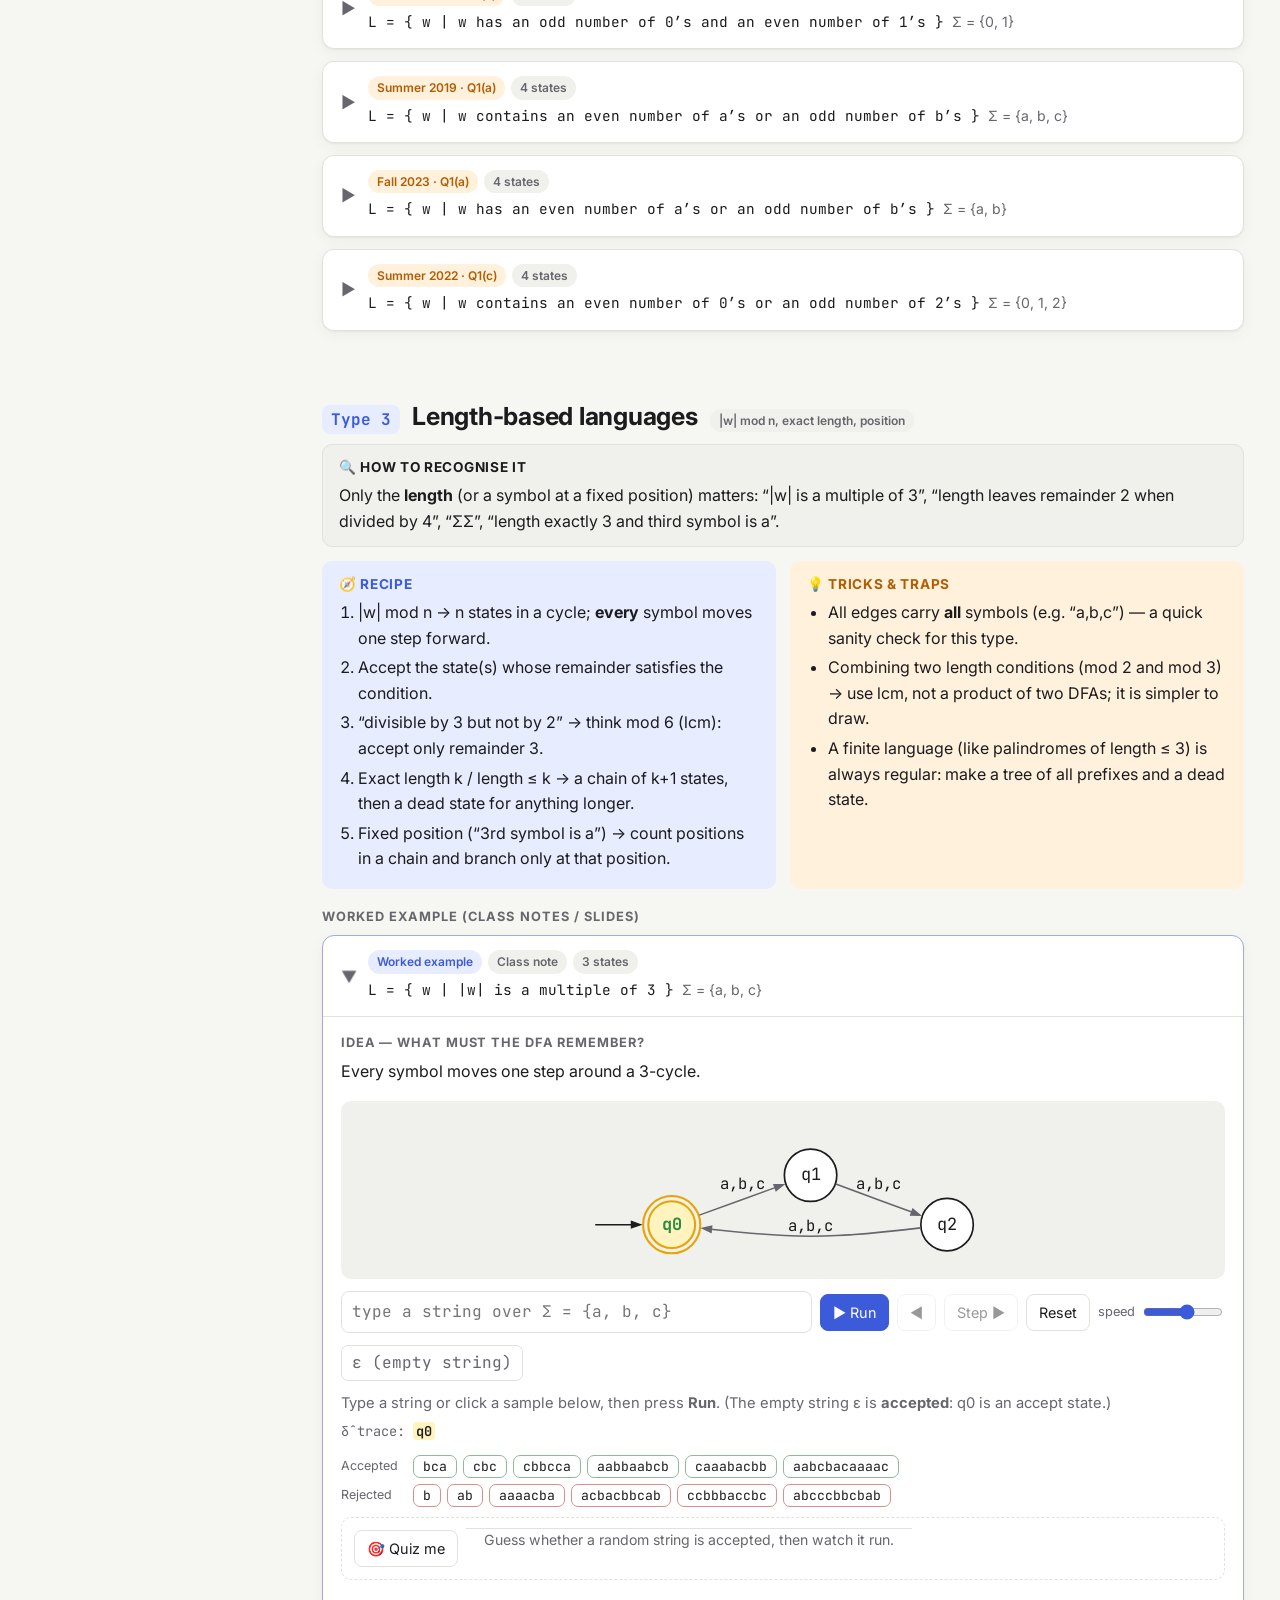
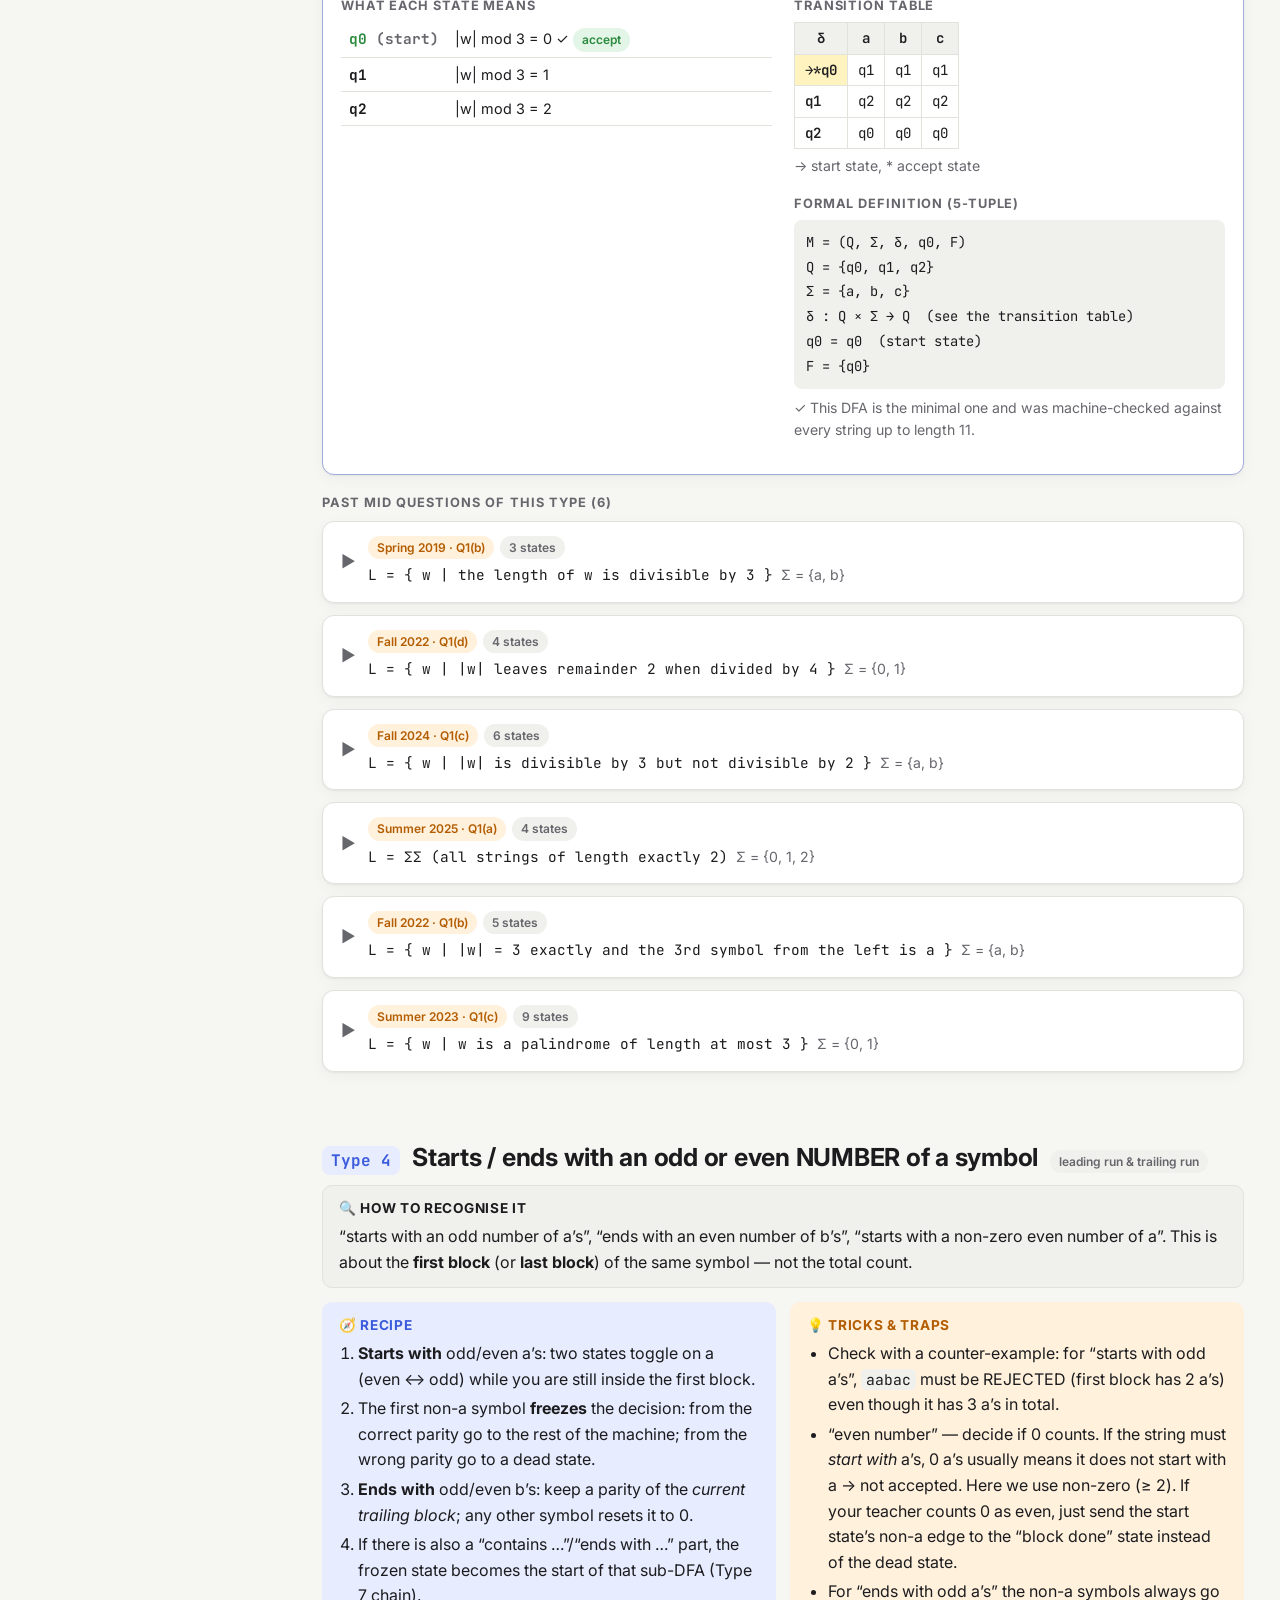
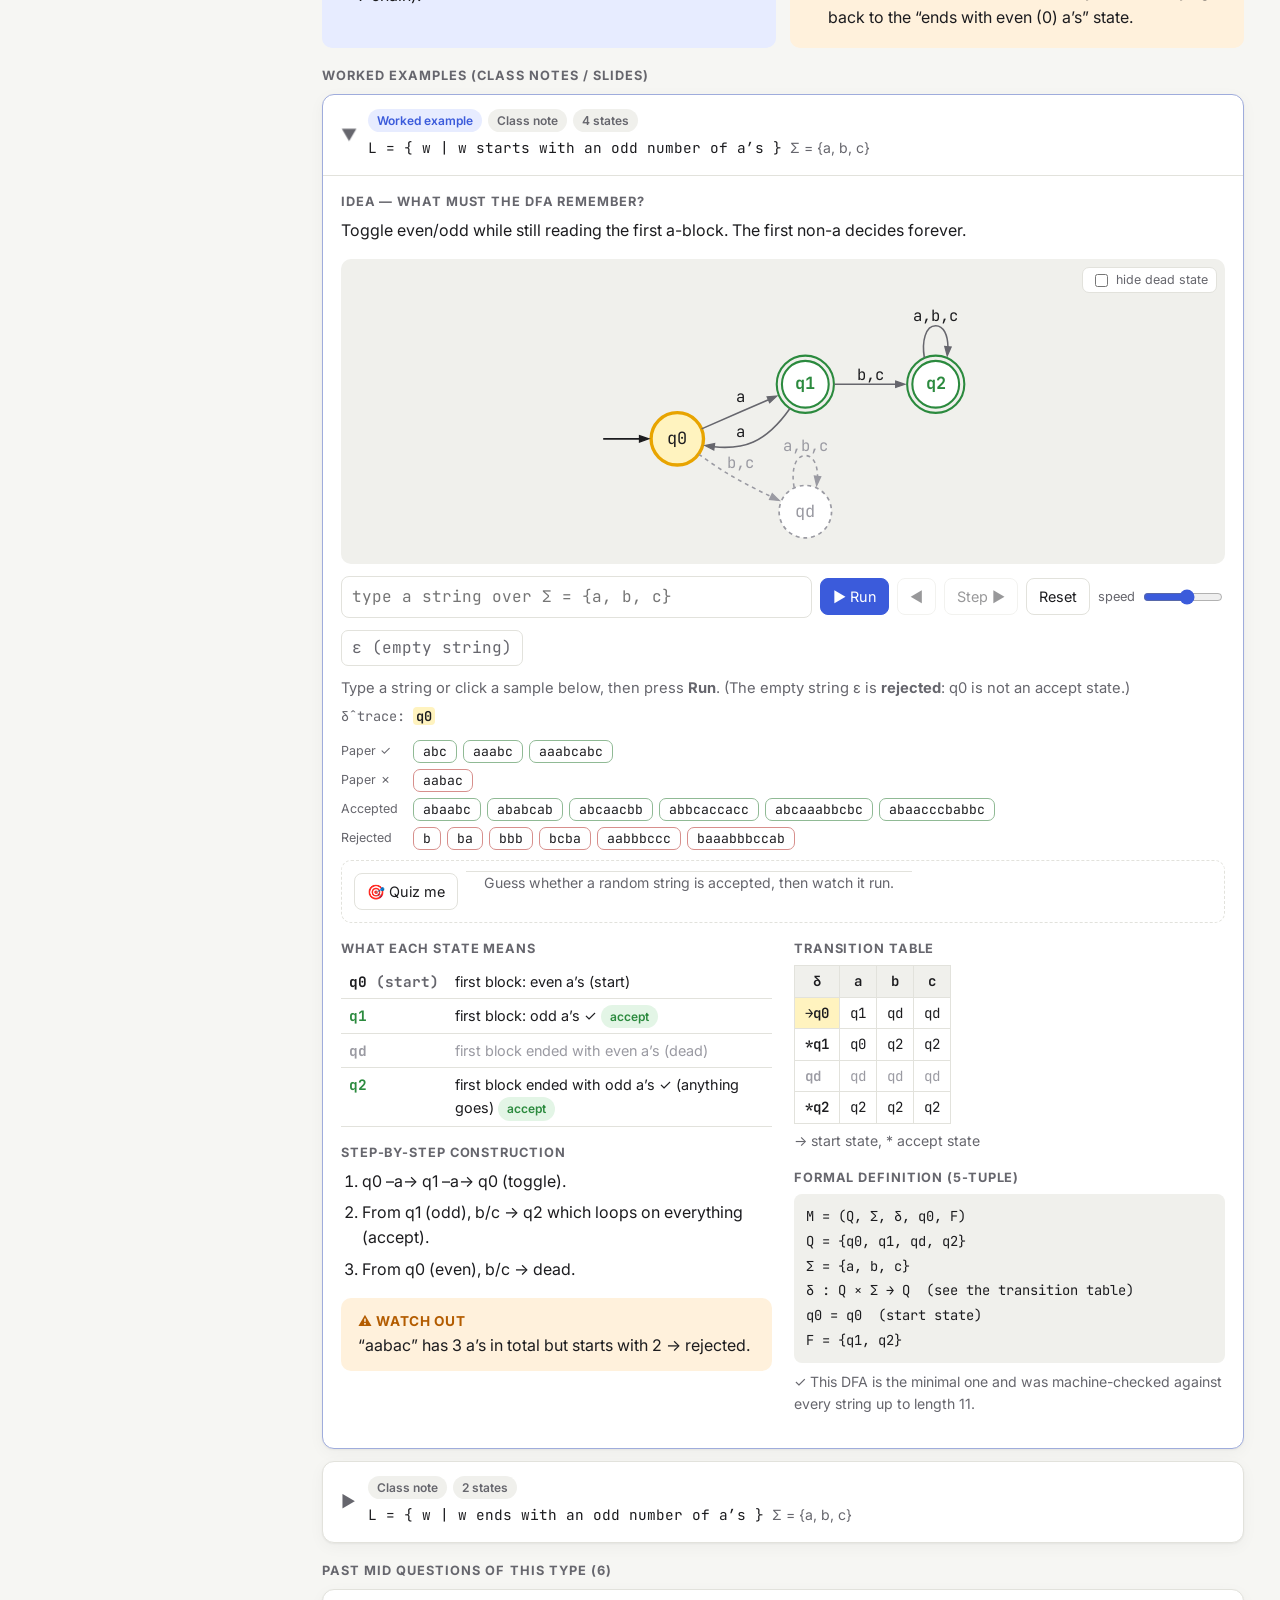
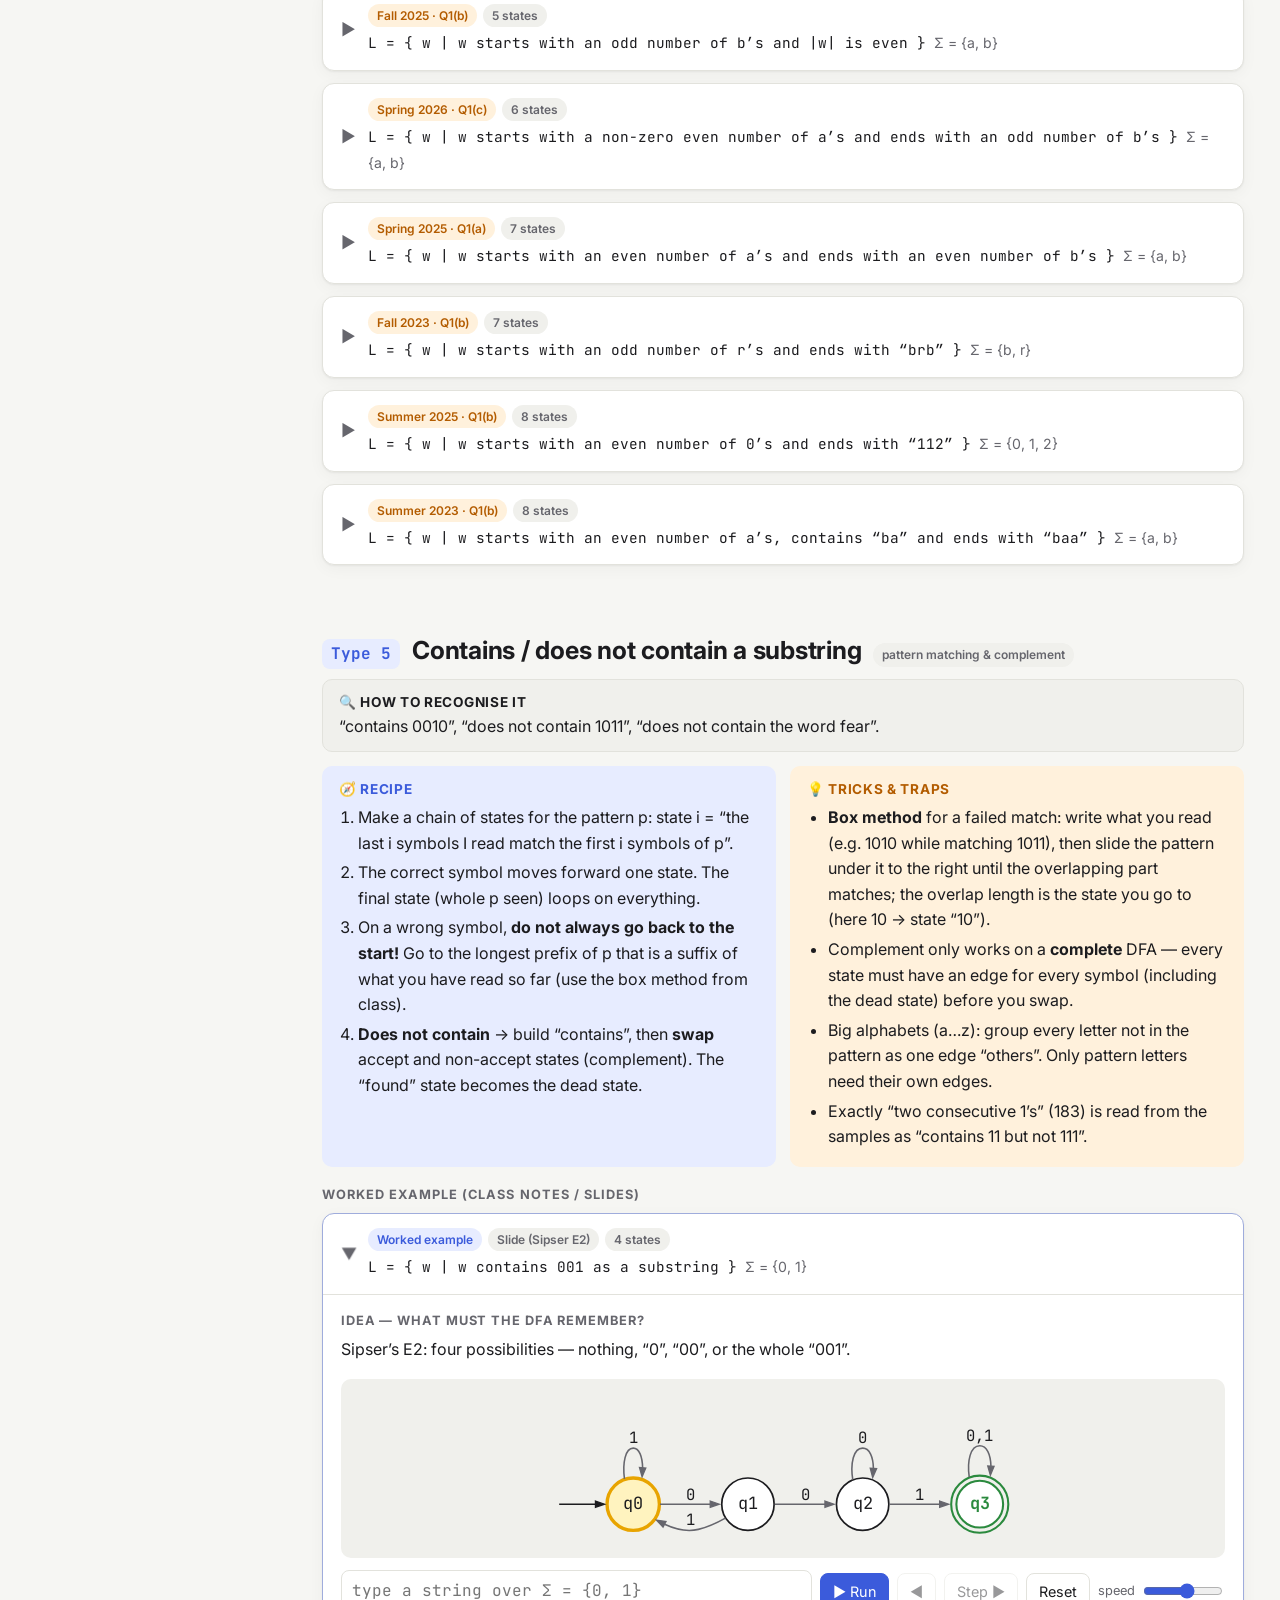
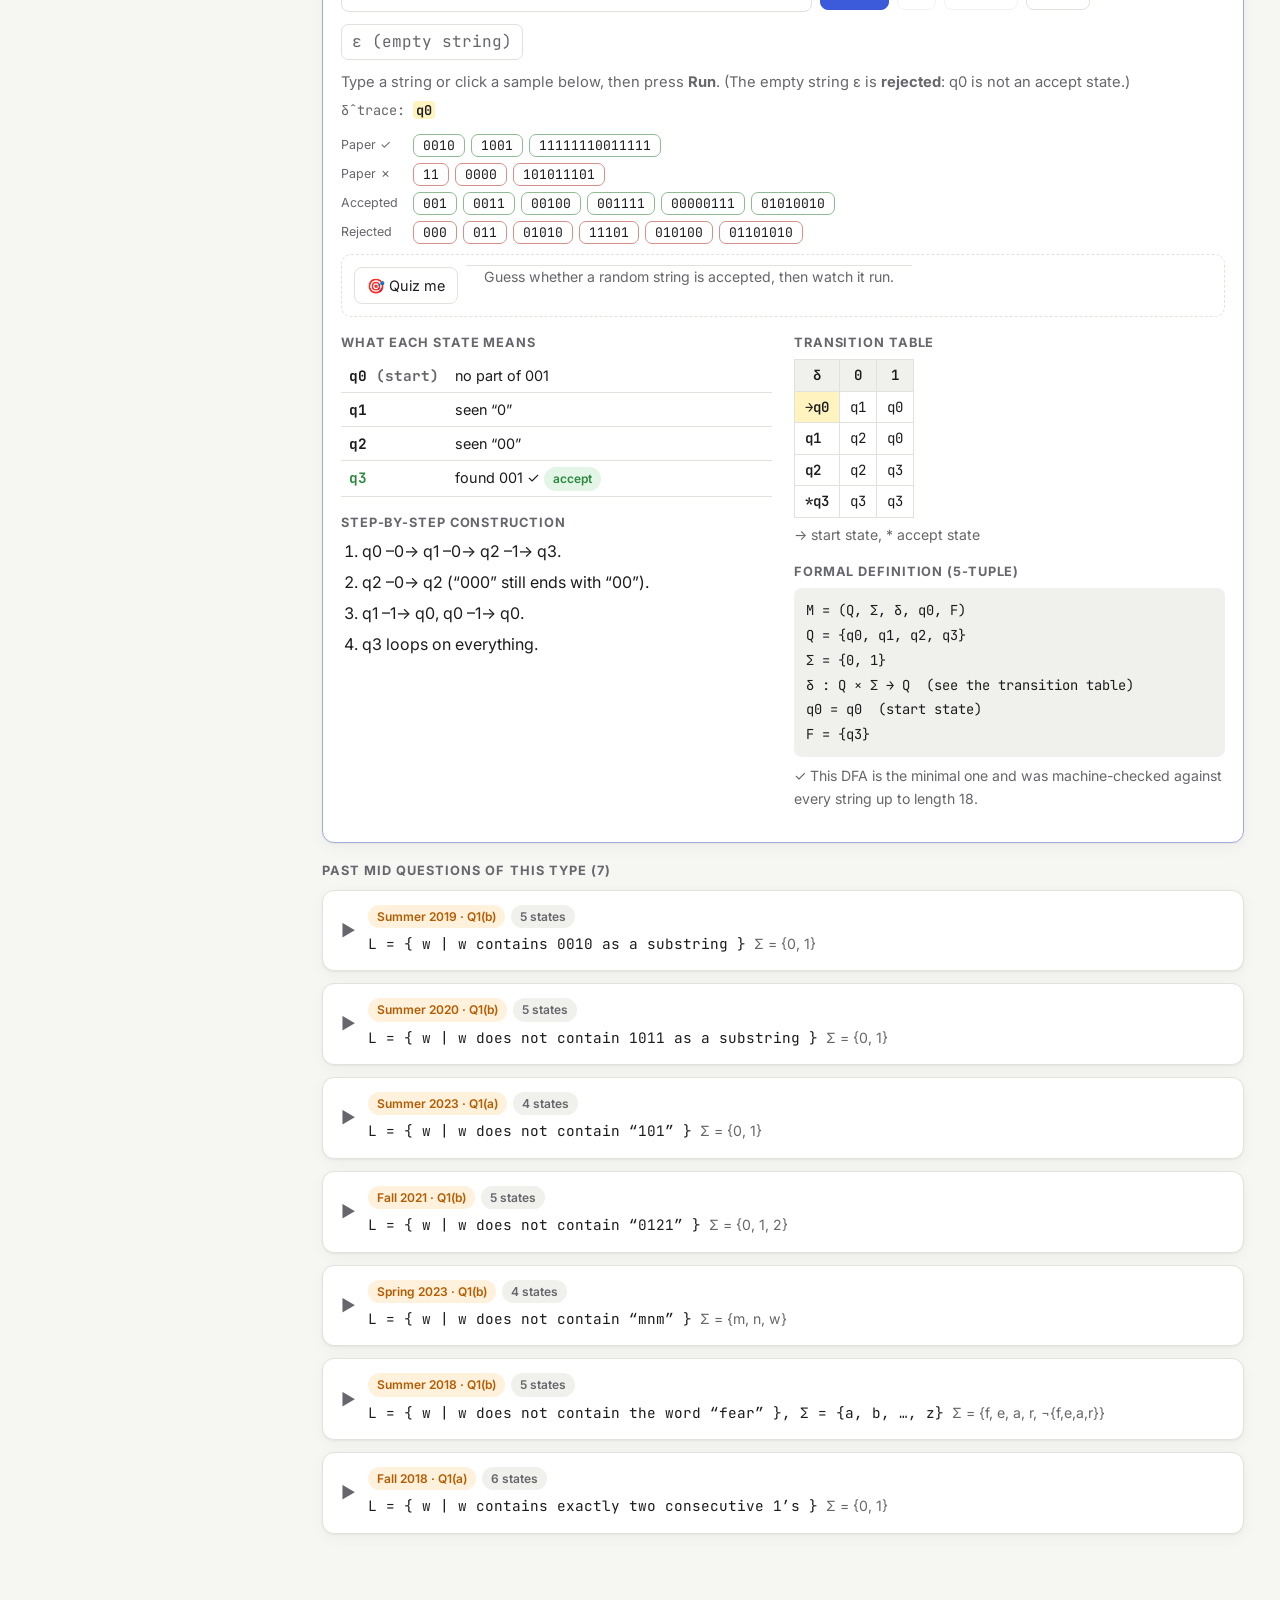
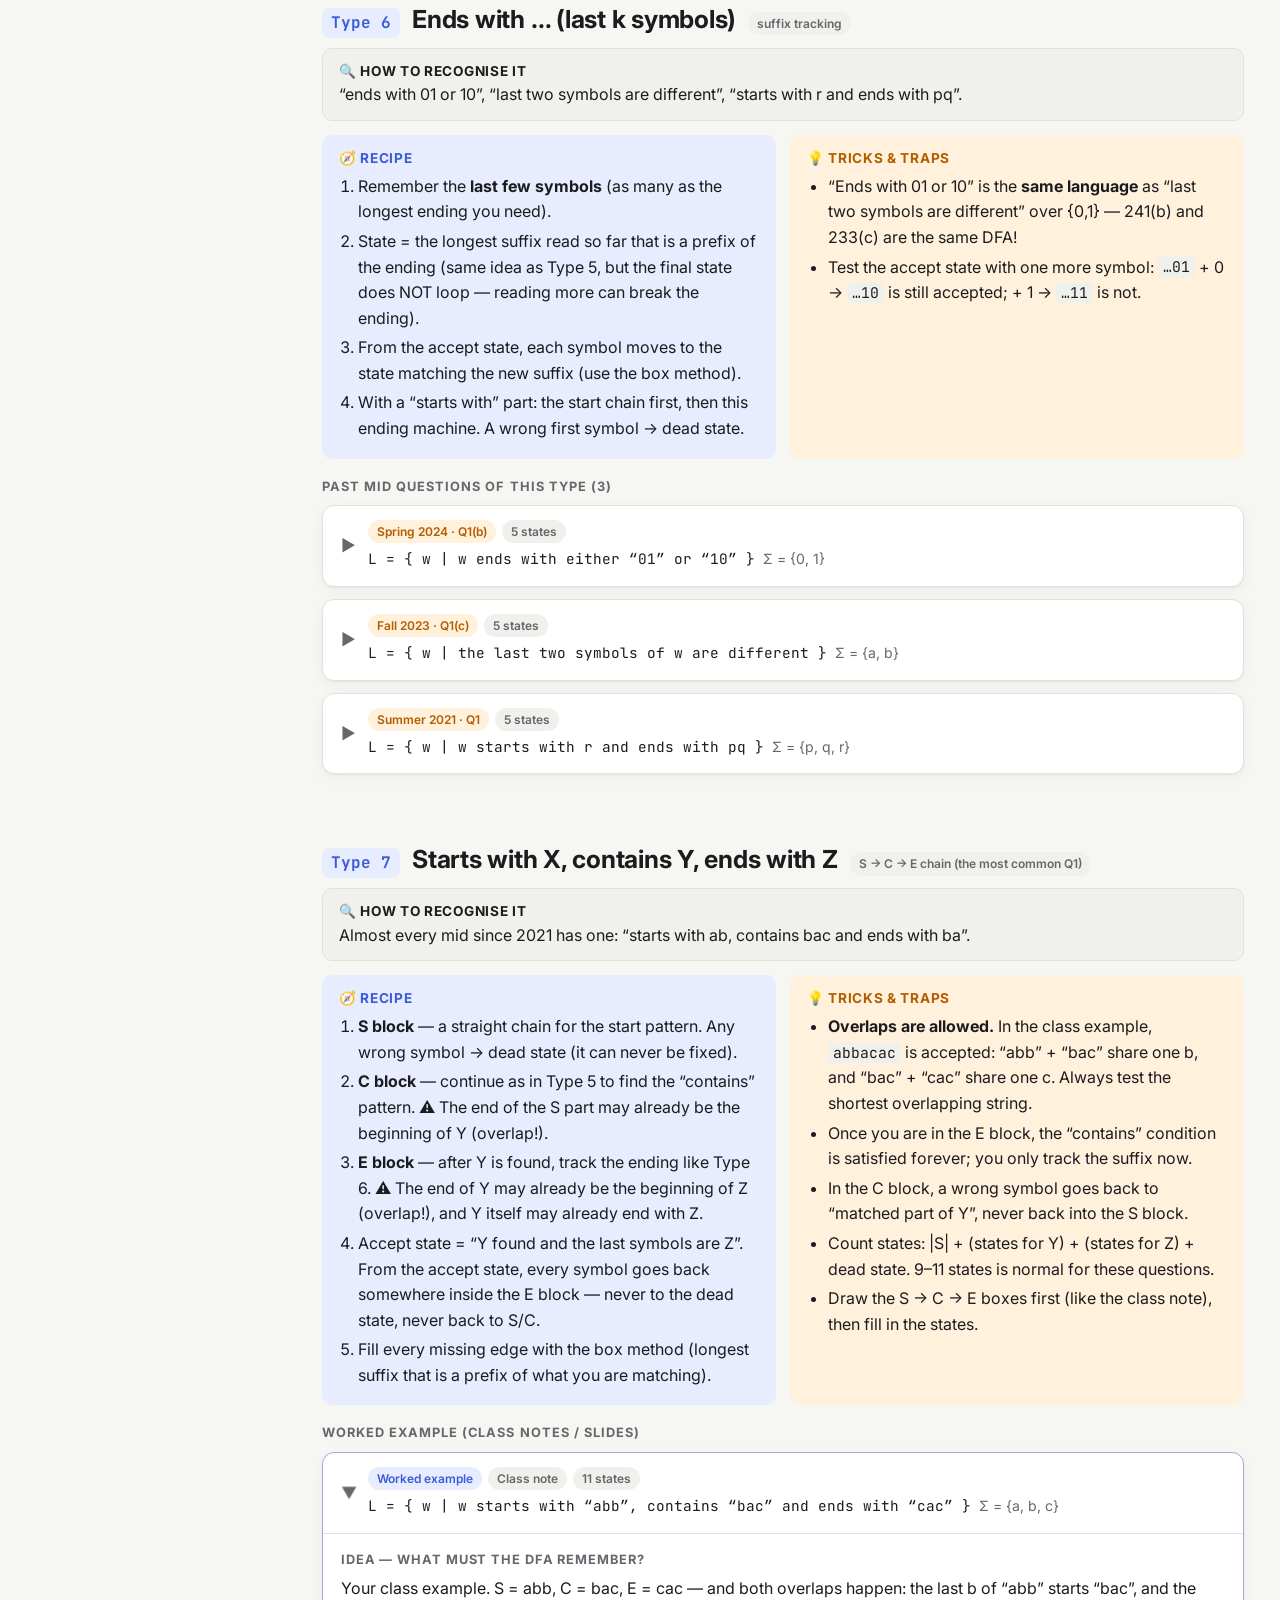
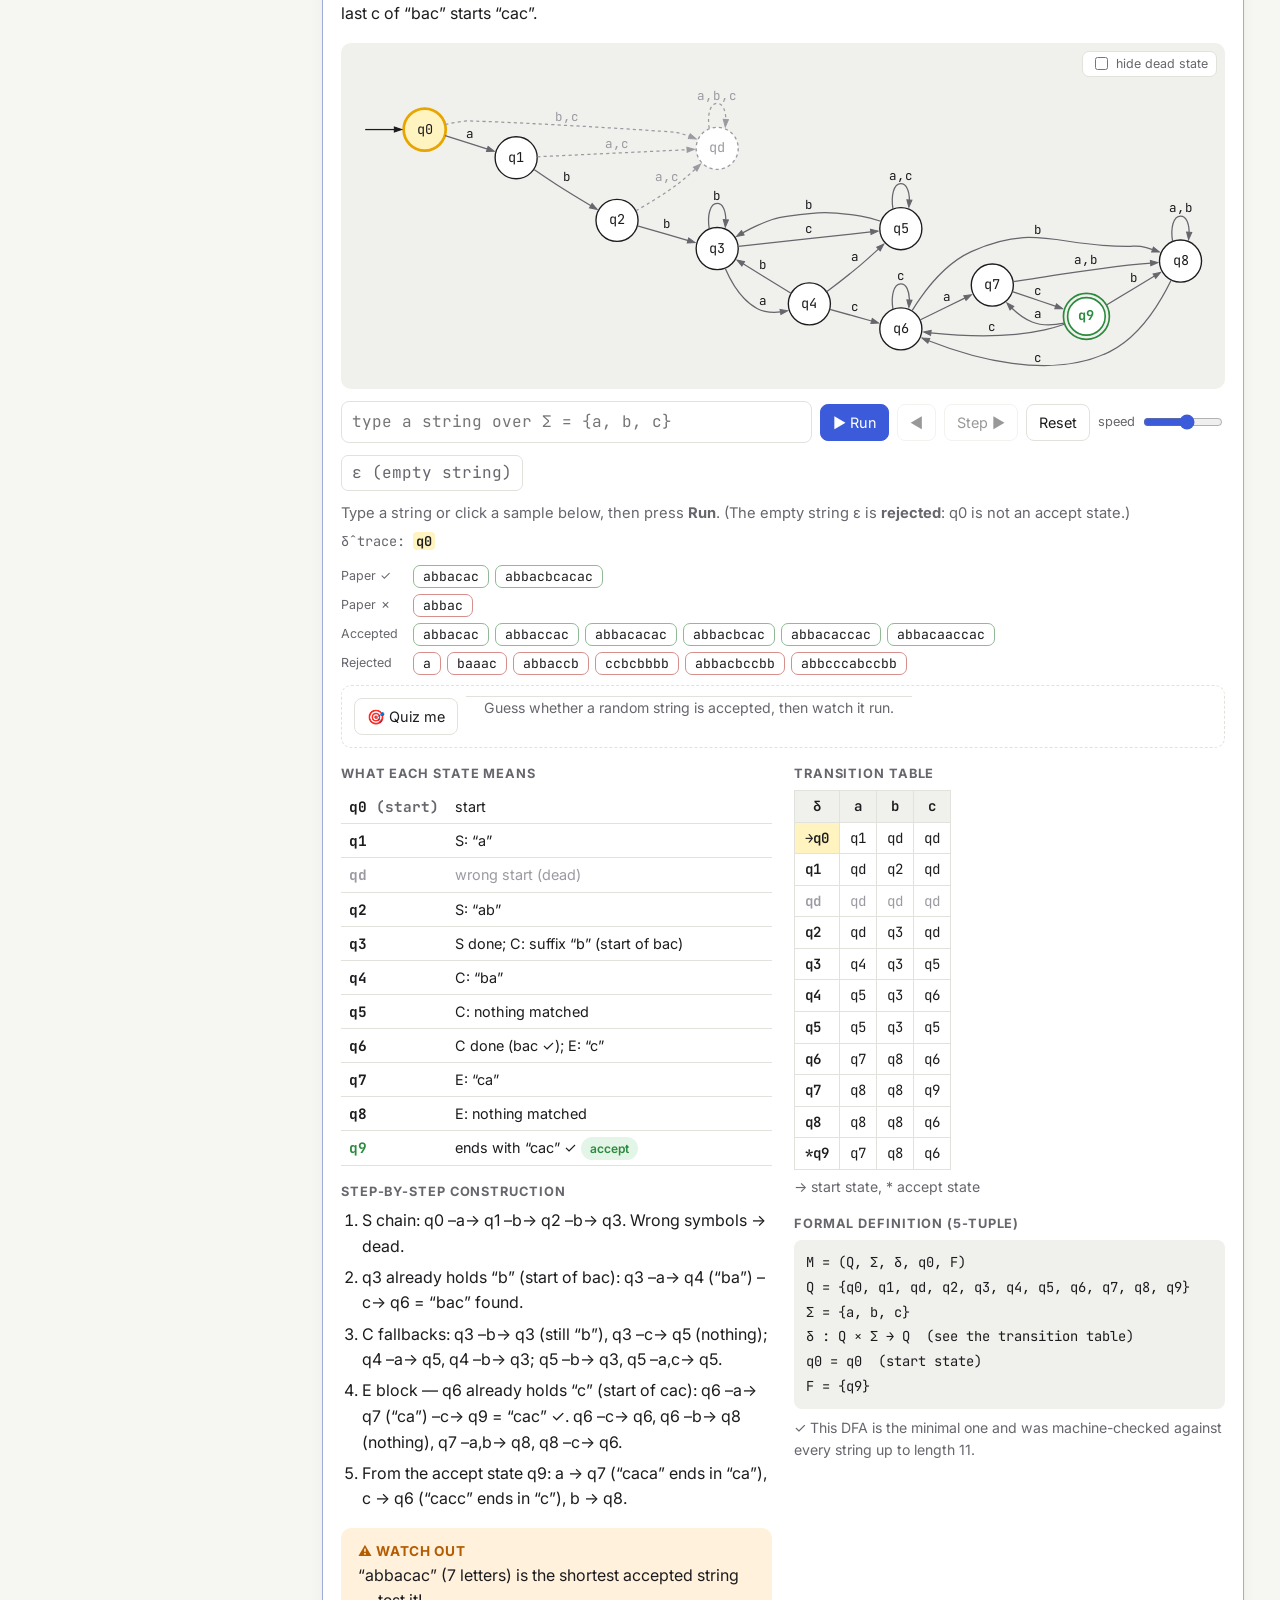
<file: dfa.html>
<!doctype html>
<html lang="en">
<head>
<meta charset="utf-8">
<meta name="viewport" content="width=device-width, initial-scale=1">
<title>DFA — TOC Notes</title>
<meta name="description" content="Deterministic Finite Automata: every past UIU CSE 2233 mid DFA question, grouped by type, with interactive step-by-step visualisers.">
<link rel="preconnect" href="https://fonts.googleapis.com">
<link rel="preconnect" href="https://fonts.gstatic.com" crossorigin>
<link href="https://fonts.googleapis.com/css2?family=Inter:wght@400;500;600;700&family=JetBrains+Mono:wght@400;600;700&display=swap" rel="stylesheet">
<link rel="stylesheet" href="assets/css/style.css">
</head>
<body>
<header id="top"></header>

<div class="wrap">
  <div class="layout">
    <aside class="sidebar">
      <h4>On this page</h4>
      <a href="#how"><span class="num">★</span><span>How to attack any DFA question</span></a>
      <div id="side-types"></div>
      <h4 style="margin-top:16px">Tools</h4>
      <input type="text" id="q-search" placeholder="filter: “bac”, “2024”…" style="width:100%;font-family:var(--sans)">
      <div style="display:flex;gap:6px;margin-top:8px">
        <button class="btn" id="open-all" type="button">Expand all</button>
        <button class="btn" id="close-all" type="button">Collapse</button>
      </div>
    </aside>

    <main>
      <h1>Deterministic Finite Automata</h1>
      <p class="lead">Q1 of every mid is “Design DFAs that accept the following languages” (9–10 marks). Below, all <b id="dfa-count">…</b> past DFA questions (2018–2026) are grouped into 12 types, following the type-wise approach from the class notes. Each type has a recipe, tricks, a worked example and every past question of that type, with an interactive visualiser.</p>

      <section class="type-section" id="how">
        <div class="type-head"><span class="tnum">★</span><h2>How to attack any DFA question</h2></div>
        <div class="type-grid">
          <div class="callout tip">
            <div class="callout-title">🧭 The 5-step method</div>
            <ol>
              <li><b>Write 3 accepted and 3 rejected strings</b> first — include the shortest accepted one and an overlapping one.</li>
              <li><b>Find the type</b> (count? length? substring? start/contains/end?). The type tells you the shape.</li>
              <li><b>Ask “what must I remember?”</b> Each different thing to remember = one state. Name states by meaning (“seen ba”, “odd a’s”).</li>
              <li><b>Give every state an edge for every symbol.</b> Missing edges → dead state. Use the box method for failed matches.</li>
              <li><b>Test your strings</b> by walking through the diagram, then write the 5-tuple / transition table if asked.</li>
            </ol>
          </div>
          <div class="callout trap">
            <div class="callout-title">⚠ Where marks are lost</div>
            <ul>
              <li>Missing transitions (a DFA must be <b>complete</b> — one edge per symbol from every state).</li>
              <li>No start arrow, or accept states not double-circled.</li>
              <li>Going back to the start on a mismatch when part of the pattern already matches (e.g. 1010 while looking for 1011 → go to “10”, not q0).</li>
              <li>Ignoring overlaps between “starts with”, “contains” and “ends with”.</li>
              <li>Wrong ε handling: is the empty string accepted? (Zero is even and divisible by everything.)</li>
              <li>Reading Σ carelessly — extra symbols (like c, 2, w) still need edges.</li>
            </ul>
          </div>
        </div>
        <div class="callout good">
          <div class="callout-title">▶ Using the visualiser</div>
          Open any question, type a string (or click a sample chip) and press <b>Run</b> or <b>Step ▶</b>. The current state is highlighted in yellow, the edge just taken lights up, and the matching cell of the transition table is marked. At the end the final state turns green (accepted) or red (rejected). Hover over a row in “What each state means” to find that state in the diagram. Use <b>🎯 Quiz me</b> to practise.
        </div>
      </section>

      <div id="types"></div>
    </main>
  </div>
</div>

<footer id="foot"></footer>
<script src="assets/js/common.js"></script>
<script src="assets/vendor/viz-global.js"></script>
<script src="assets/data/dfa-data.js"></script>
<script src="assets/js/dfa-viz.js"></script>
<script src="assets/js/dfa-page.js"></script>
</body>
</html>
</file>
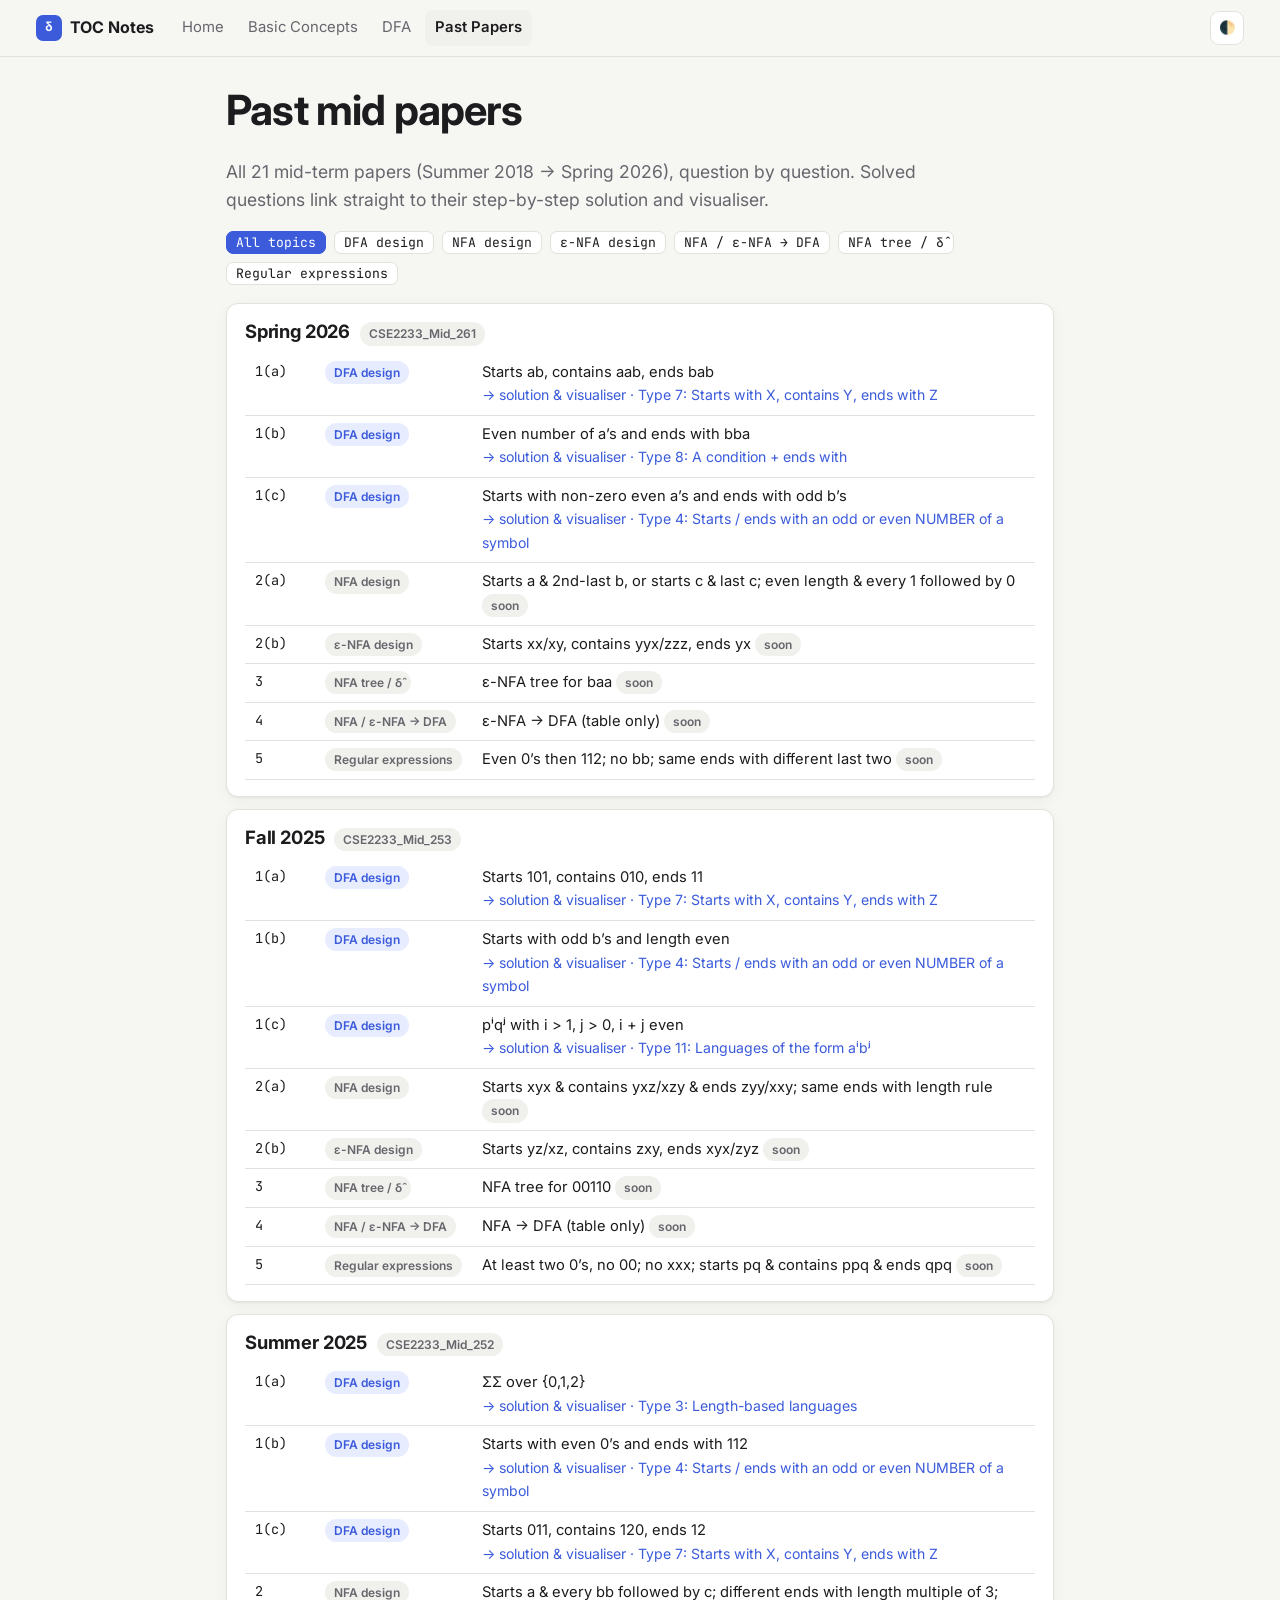
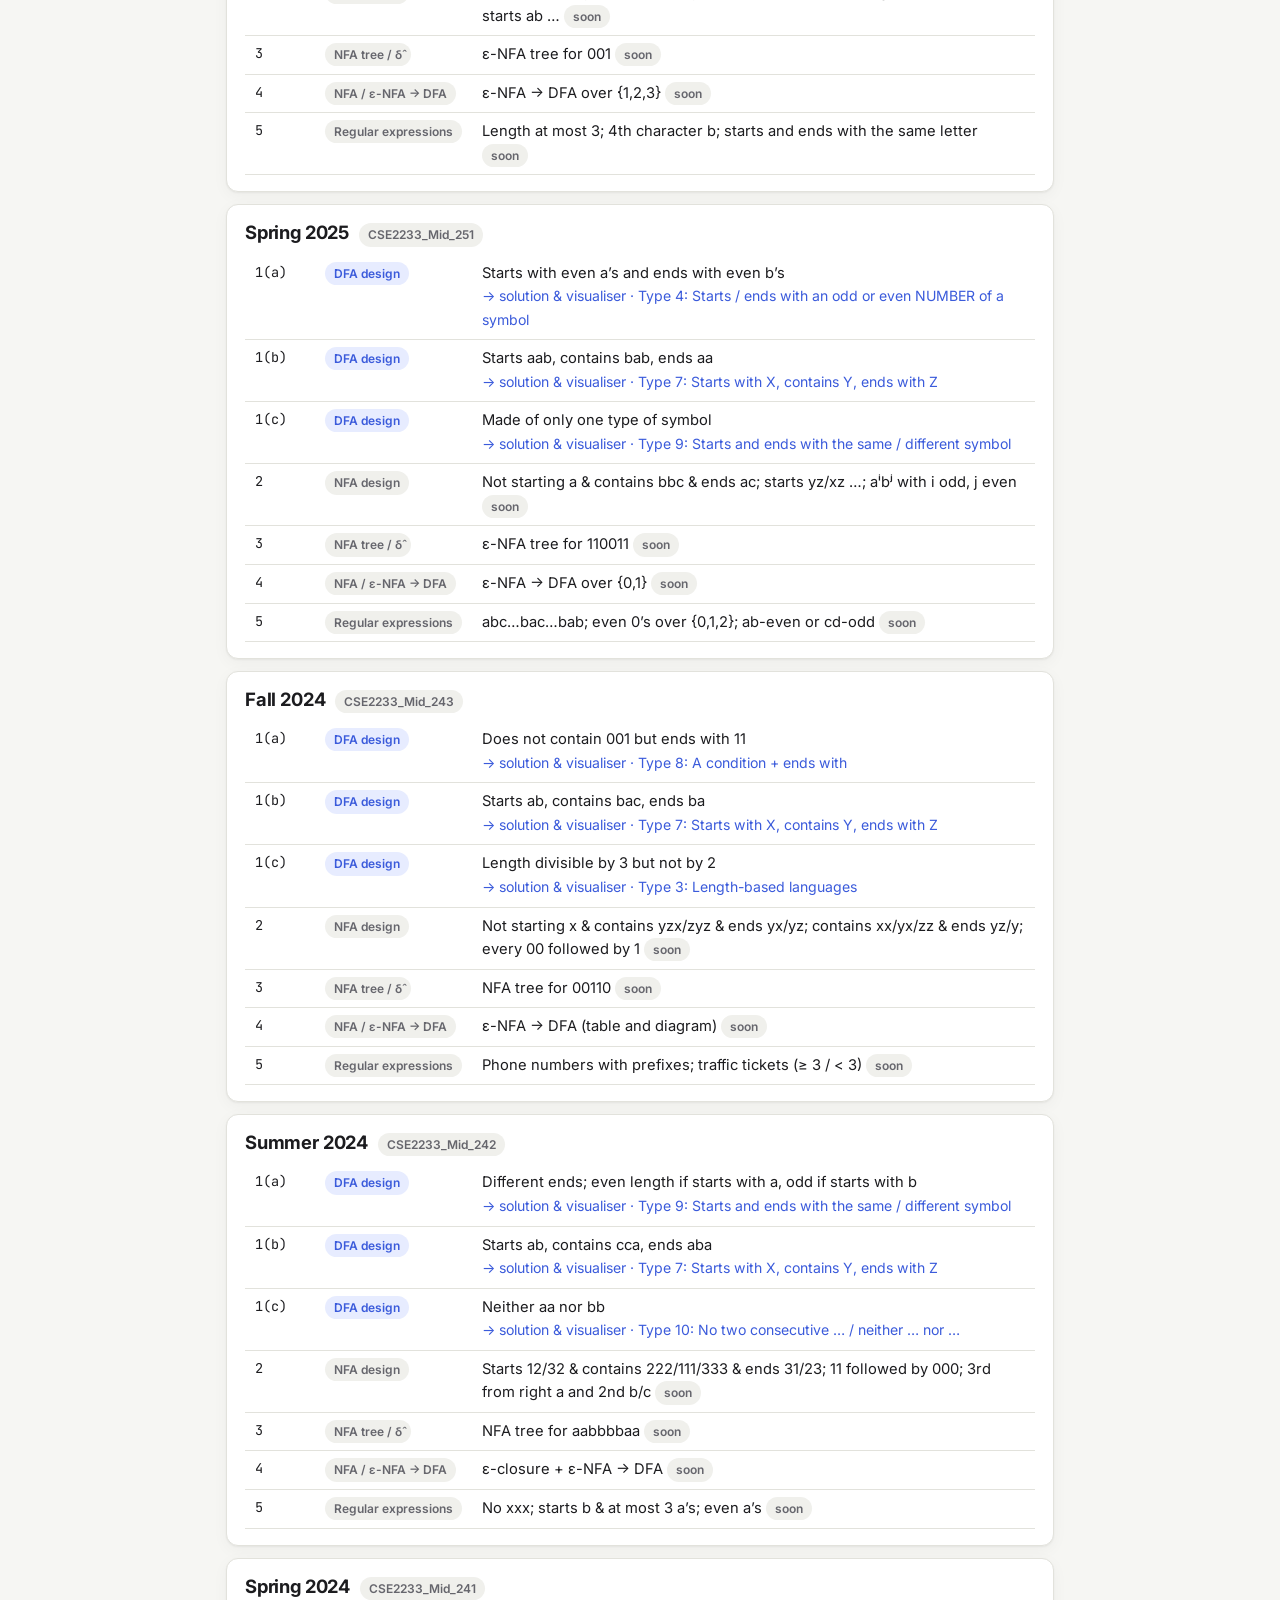
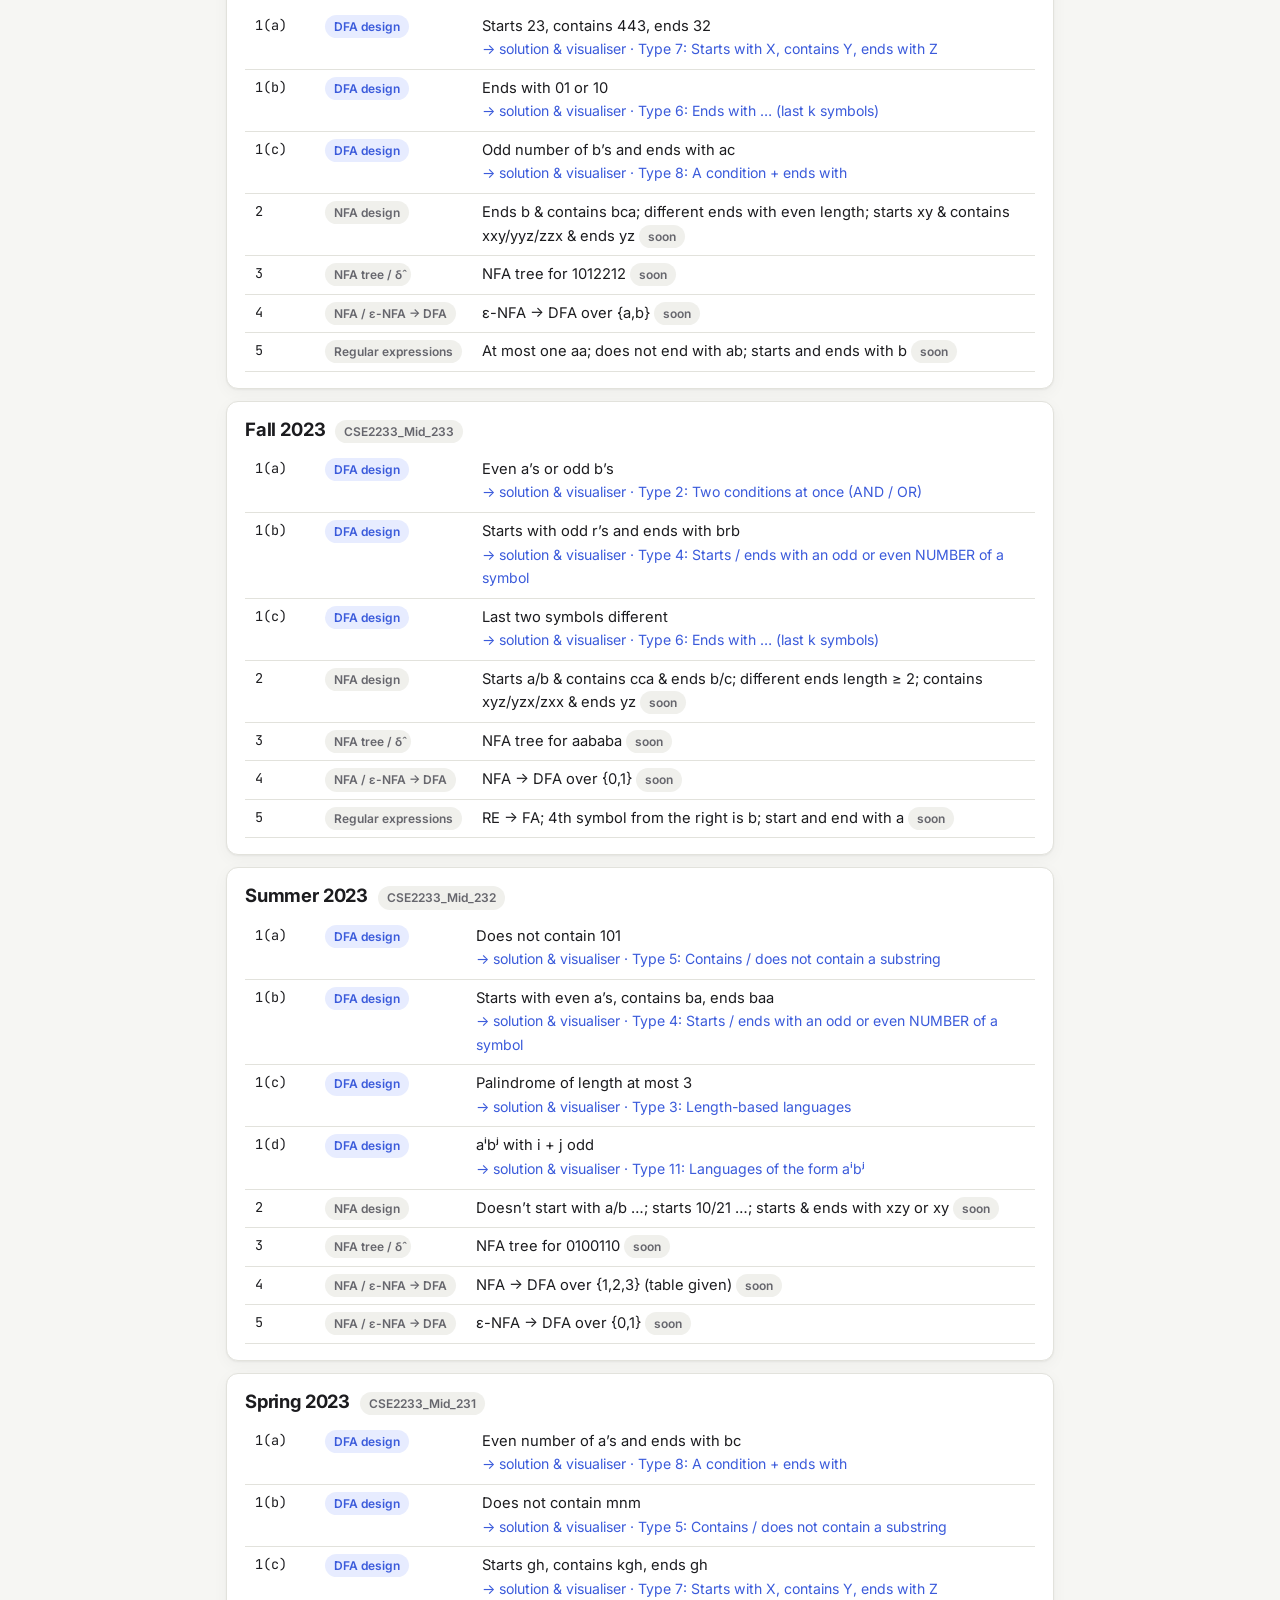
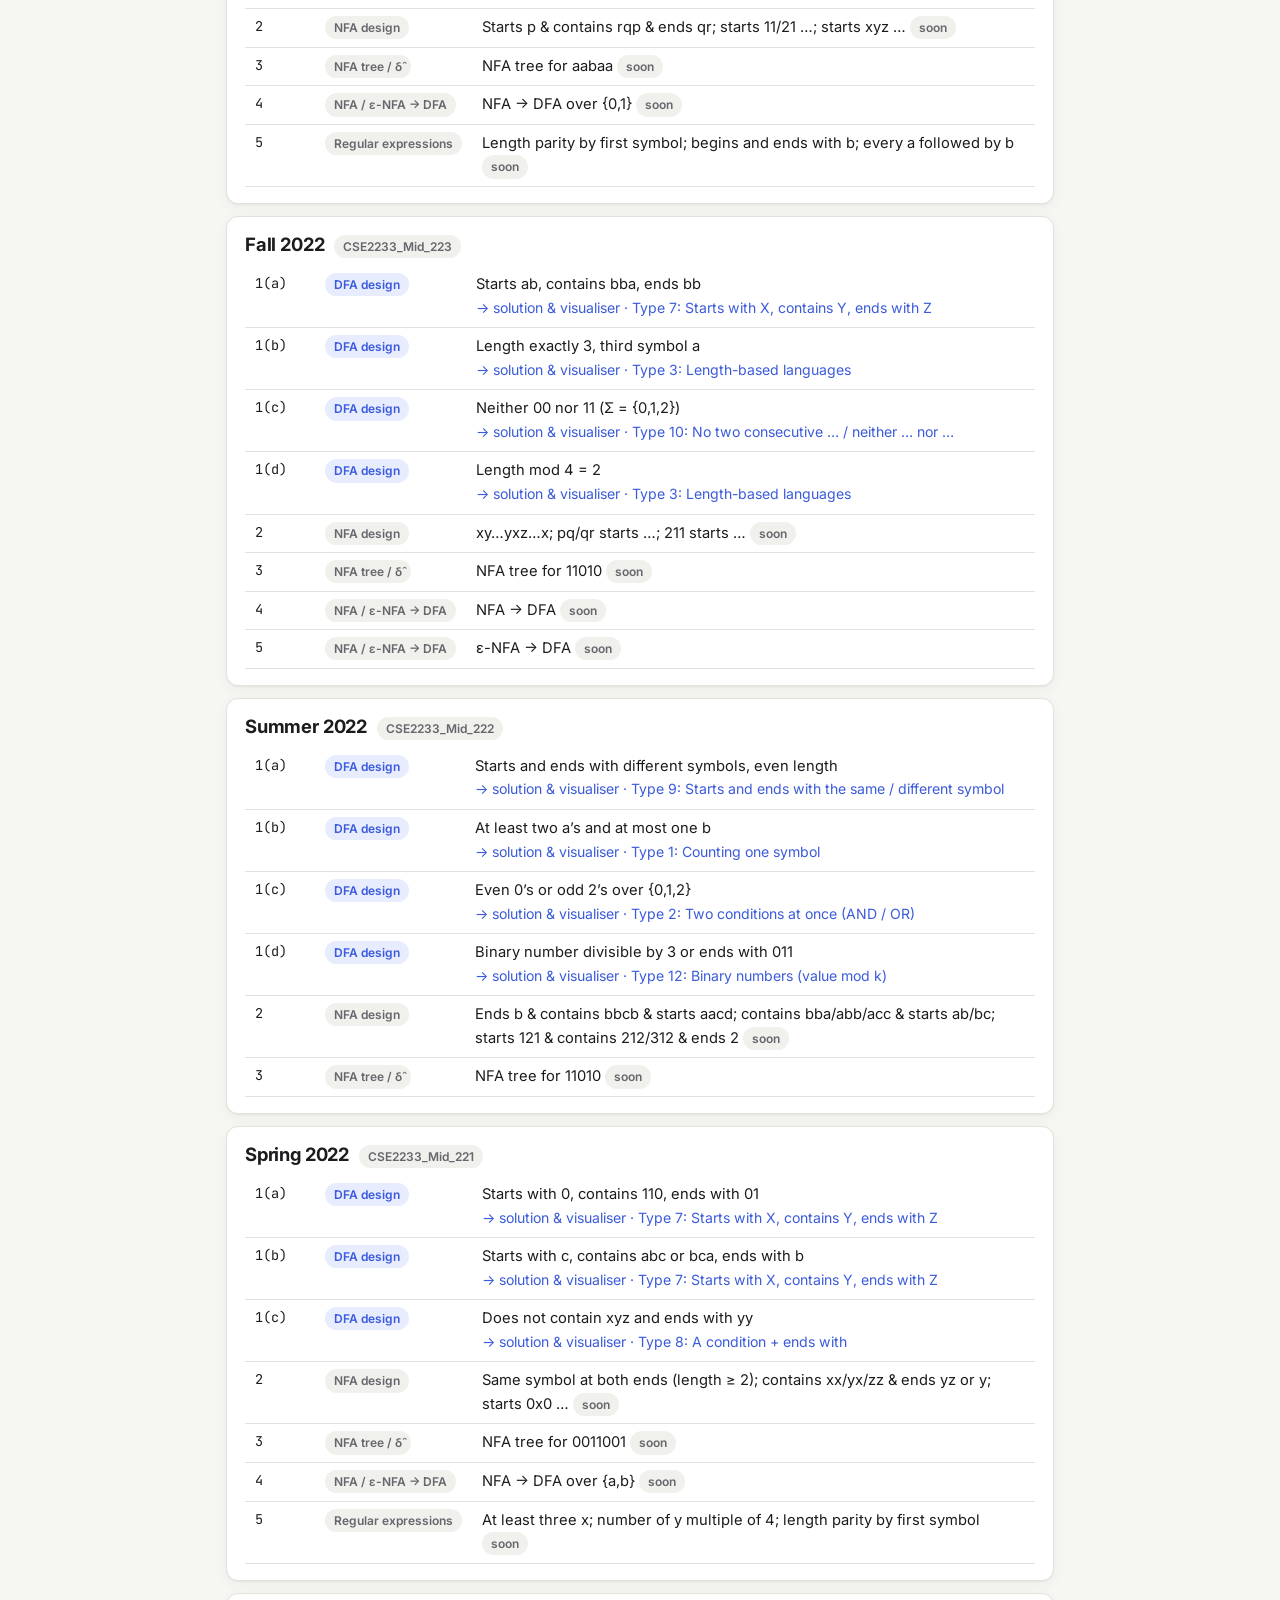
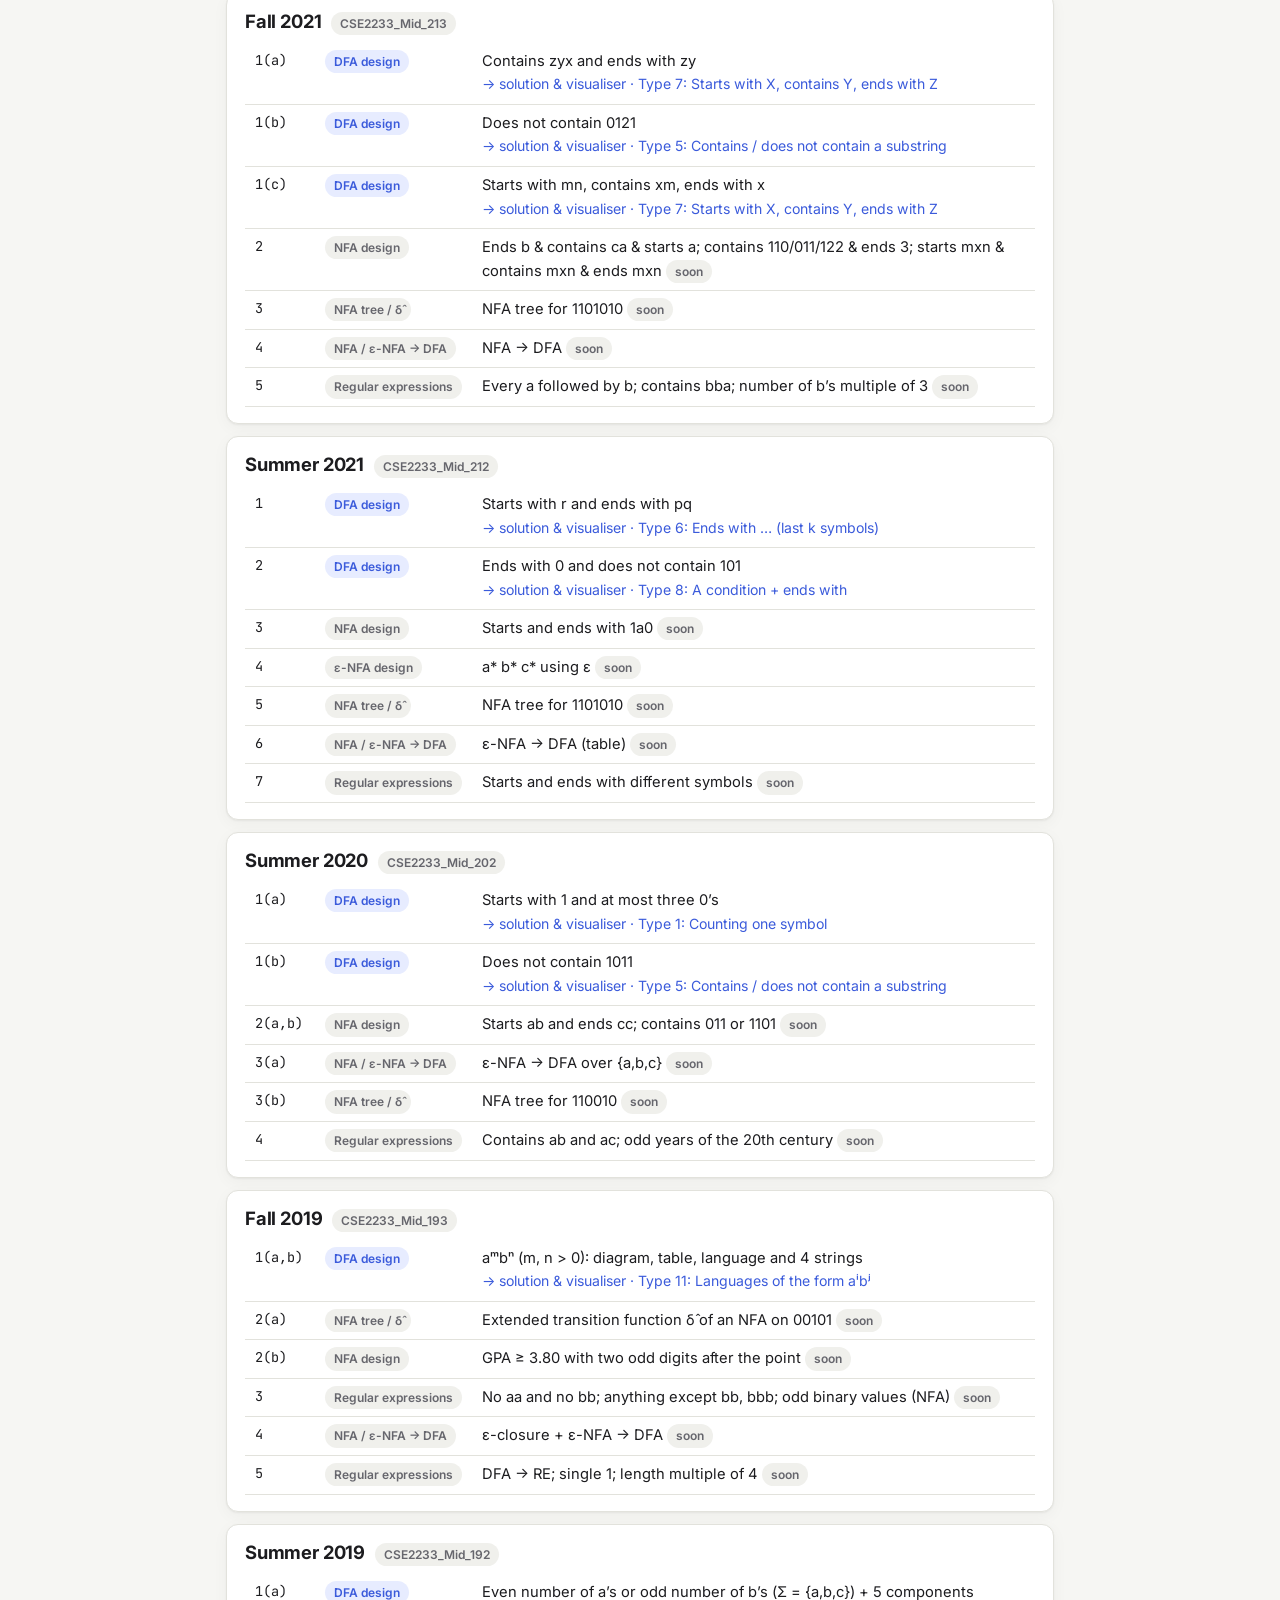
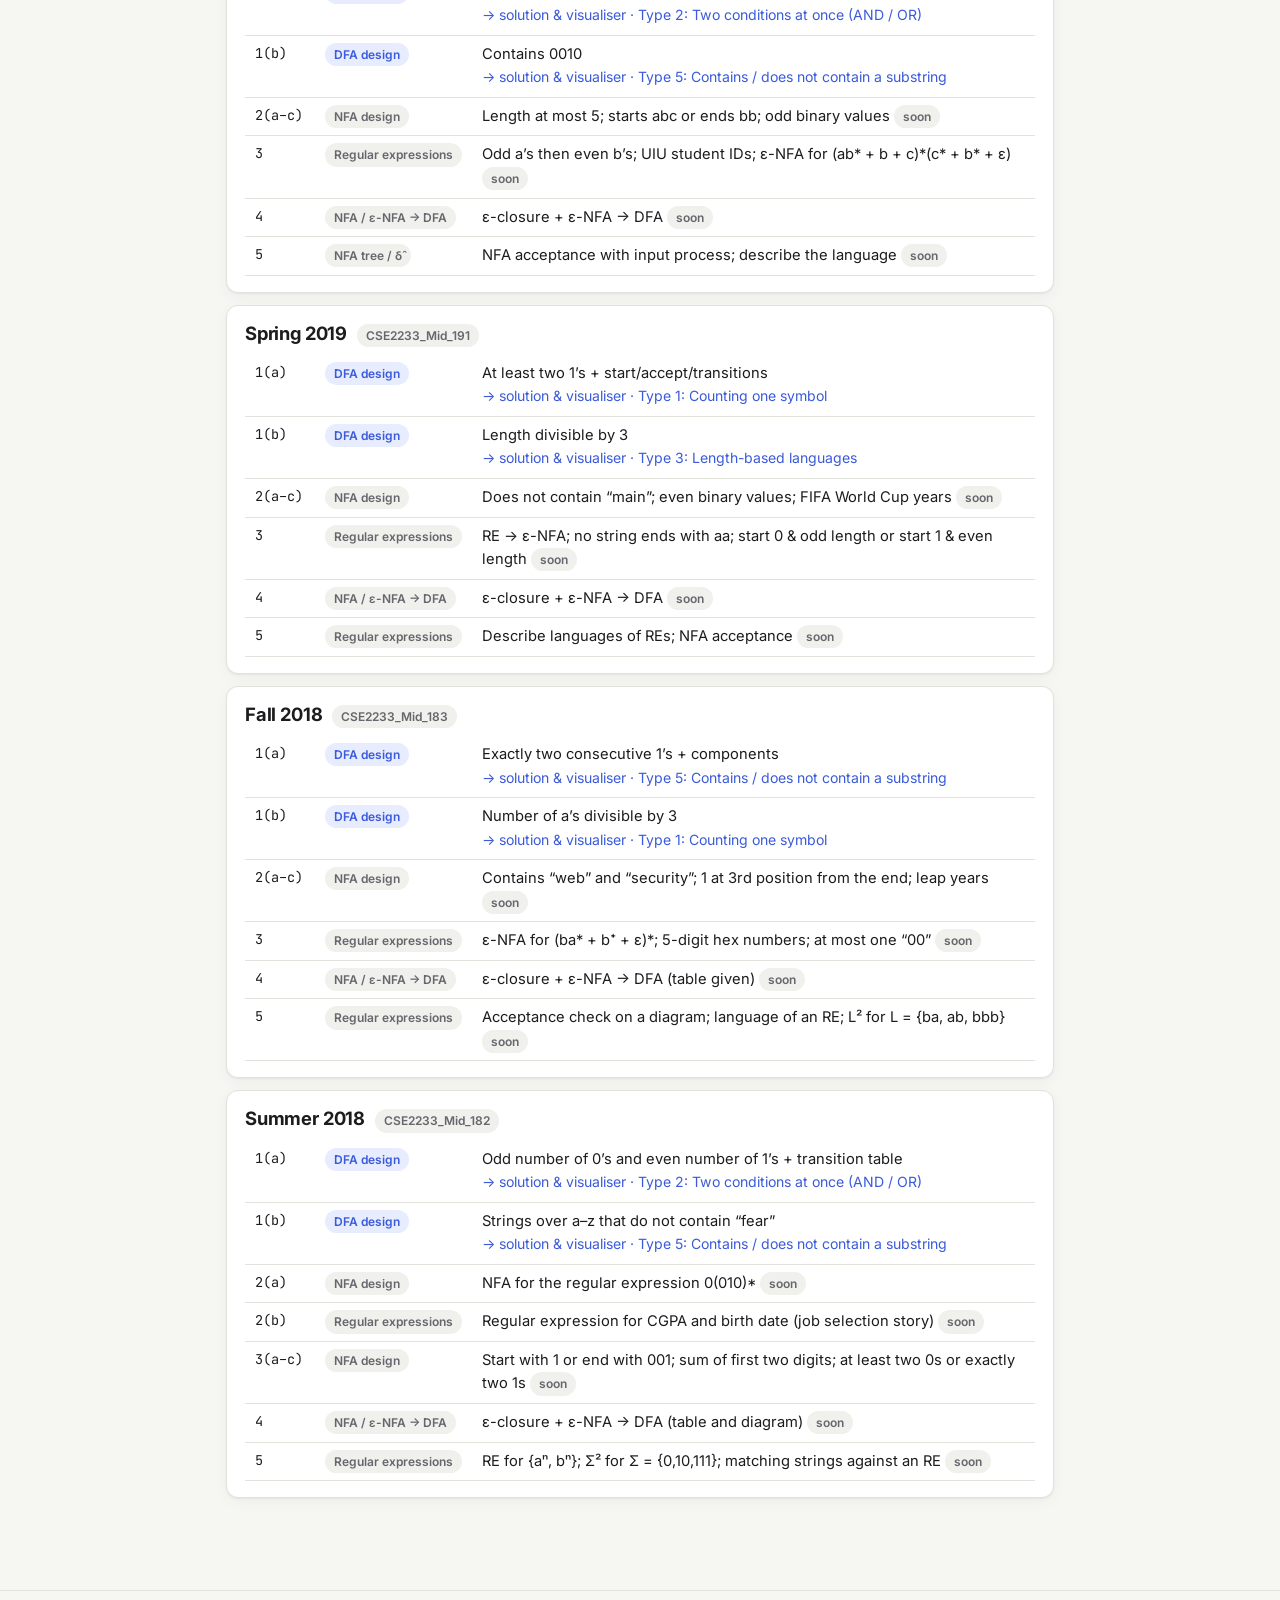
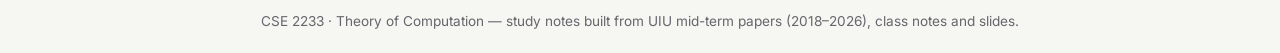
<file: papers.html>
<!doctype html>
<html lang="en">
<head>
<meta charset="utf-8">
<meta name="viewport" content="width=device-width, initial-scale=1">
<title>Past Papers — TOC Notes</title>
<meta name="description" content="Every UIU CSE 2233 mid-term paper from 2018 to 2026, question by question, tagged by topic and linked to solutions.">
<link rel="preconnect" href="https://fonts.googleapis.com">
<link rel="preconnect" href="https://fonts.gstatic.com" crossorigin>
<link href="https://fonts.googleapis.com/css2?family=Inter:wght@400;500;600;700&family=JetBrains+Mono:wght@400;600;700&display=swap" rel="stylesheet">
<link rel="stylesheet" href="assets/css/style.css">
</head>
<body>
<header id="top"></header>
<div class="wrap narrow">
  <h1>Past mid papers</h1>
  <p class="lead">All 21 mid-term papers (Summer 2018 → Spring 2026), question by question. Solved questions link straight to their step-by-step solution and visualiser.</p>
  <div class="filter" id="filter"></div>
  <div id="papers"></div>
</div>
<footer id="foot"></footer>
<script src="assets/js/common.js"></script>
<script src="assets/data/papers.js"></script>
<script src="assets/data/dfa-data.js"></script>
<script>
(function () {
  const esc = s => String(s).replace(/[&<>"']/g, c => ({ '&': '&amp;', '<': '&lt;', '>': '&gt;', '"': '&quot;', "'": '&#39;' }[c]));
  const typeTitle = Object.fromEntries(window.DFA_TYPES.map(t => [t.key, 'Type ' + t.n + ': ' + t.title]));
  const dfaType = Object.fromEntries(window.DFA_DATA.map(q => [q.id, q.type]));
  let topic = 'ALL';

  const topics = ['ALL', ...Object.keys(TOPIC_NAMES).filter(t => PAPERS.some(p => p.qs.some(q => q[1] === t)))];
  const filter = document.getElementById('filter');
  function drawFilter() {
    filter.innerHTML = topics.map(t => `<button type="button" class="chip ${t === topic ? 'on' : ''}" data-t="${t}">${t === 'ALL' ? 'All topics' : esc(TOPIC_NAMES[t])}</button>`).join('');
  }
  filter.addEventListener('click', e => {
    const b = e.target.closest('[data-t]');
    if (!b) return;
    topic = b.dataset.t; drawFilter(); draw();
  });

  function draw() {
    document.getElementById('papers').innerHTML = [...PAPERS].reverse().map(p => {
      const qs = p.qs.filter(q => topic === 'ALL' || q[1] === topic);
      if (!qs.length) return '';
      return `<div class="card paper" id="p${p.code}">
        <div class="paper-head"><h3>${esc(p.term)}</h3><span class="pill">CSE2233_Mid_${p.code}</span></div>
        <table class="t"><tbody>${qs.map(([no, t, text, link]) => `<tr>
          <td class="mono" style="width:70px">${esc(no)}</td>
          <td style="width:150px"><span class="pill ${t === 'DFA' ? 'accent' : ''}">${esc(TOPIC_NAMES[t])}</span></td>
          <td>${esc(text)}${link ? ` <br><a href="dfa.html#q-${link}" class="small">→ solution & visualiser · ${esc(typeTitle[dfaType[link]] || '')}</a>` : ' <span class="pill" title="This topic is coming soon">soon</span>'}</td>
        </tr>`).join('')}</tbody></table>
      </div>`;
    }).join('');
  }
  drawFilter(); draw();
})();
</script>
</body>
</html>
</file>
<file: assets/css/style.css>
:root {
  --bg: #f6f6f3;
  --surface: #ffffff;
  --surface-2: #f0f0ec;
  --fg: #1c1c1f;
  --muted: #66666d;
  --line: #e2e2dc;
  --accent: #3b5bdb;
  --accent-soft: #e7ecff;
  --accept: #2b8a3e;
  --accept-soft: #e3f5e6;
  --reject: #c92a2a;
  --reject-soft: #fde8e8;
  --warn: #b35c00;
  --warn-soft: #fff1dc;
  --node-fill: #ffffff;
  --dead: #9a9aa2;
  --cur-fill: #fff3bf;
  --cur-stroke: #e8a400;
  --shadow: 0 1px 2px rgba(0,0,0,.05), 0 4px 16px rgba(0,0,0,.04);
  --radius: 12px;
  --mono: "JetBrains Mono", ui-monospace, SFMono-Regular, Menlo, Consolas, monospace;
  --sans: "Inter", system-ui, -apple-system, "Segoe UI", Roboto, sans-serif;
  color-scheme: light;
}
@media (prefers-color-scheme: dark) {
  :root:not([data-theme="light"]) {
    --bg: #111114; --surface: #1a1a1f; --surface-2: #23232a; --fg: #e9e9ee; --muted: #9d9da8;
    --line: #2e2e36; --accent: #8ea4ff; --accent-soft: #232a4a; --accept: #69db7c; --accept-soft: #17301d;
    --reject: #ff8787; --reject-soft: #3a1c1f; --warn: #ffc078; --warn-soft: #36290f;
    --node-fill: #1f1f26; --dead: #6c6c78; --cur-fill: #4a3d0a; --cur-stroke: #ffd43b;
    --shadow: 0 1px 2px rgba(0,0,0,.4); color-scheme: dark;
  }
}
:root[data-theme="dark"] {
  --bg: #111114; --surface: #1a1a1f; --surface-2: #23232a; --fg: #e9e9ee; --muted: #9d9da8;
  --line: #2e2e36; --accent: #8ea4ff; --accent-soft: #232a4a; --accept: #69db7c; --accept-soft: #17301d;
  --reject: #ff8787; --reject-soft: #3a1c1f; --warn: #ffc078; --warn-soft: #36290f;
  --node-fill: #1f1f26; --dead: #6c6c78; --cur-fill: #4a3d0a; --cur-stroke: #ffd43b;
  --shadow: 0 1px 2px rgba(0,0,0,.4); color-scheme: dark;
}

* { box-sizing: border-box; }
html { scroll-behavior: smooth; scroll-padding-top: 72px; }
body { margin: 0; background: var(--bg); color: var(--fg); font: 16px/1.6 var(--sans); -webkit-font-smoothing: antialiased; }
a { color: var(--accent); text-decoration: none; }
a:hover { text-decoration: underline; }
code, .mono { font-family: var(--mono); font-size: .92em; }
code { background: var(--surface-2); padding: .08em .35em; border-radius: 5px; }
h1, h2, h3, h4 { line-height: 1.25; margin: 0 0 .5em; letter-spacing: -.01em; }
h1 { font-size: clamp(1.8rem, 4vw, 2.6rem); letter-spacing: -.02em; }
h2 { font-size: 1.55rem; }
h3 { font-size: 1.15rem; }
p { margin: 0 0 1em; }
ul, ol { padding-left: 1.3em; margin: 0 0 1em; }
li { margin: .25em 0; }

/* ---------- top bar ---------- */
.topbar { position: sticky; top: 0; z-index: 50; background: color-mix(in srgb, var(--bg) 88%, transparent); backdrop-filter: blur(10px); border-bottom: 1px solid var(--line); }
.topbar-inner { max-width: 1240px; margin: 0 auto; padding: 10px 16px; display: flex; align-items: center; gap: 18px; }
.brand { font-weight: 700; color: var(--fg); display: flex; align-items: center; gap: 8px; white-space: nowrap; }
.brand:hover { text-decoration: none; }
.brand-mark { width: 26px; height: 26px; border-radius: 7px; background: var(--accent); color: var(--surface); display: grid; place-items: center; font-size: 13px; font-family: var(--mono); }
.nav { display: flex; gap: 4px; overflow-x: auto; scrollbar-width: none; flex: 1; }
.nav a { color: var(--muted); padding: 6px 10px; border-radius: 8px; font-size: .93rem; white-space: nowrap; }
.nav a:hover { background: var(--surface-2); color: var(--fg); text-decoration: none; }
.nav a.active { color: var(--fg); background: var(--surface-2); font-weight: 600; }
.icon-btn { border: 1px solid var(--line); background: var(--surface); color: var(--fg); width: 34px; height: 34px; border-radius: 9px; cursor: pointer; display: grid; place-items: center; flex: none; }
.icon-btn:hover { border-color: var(--accent); }

/* ---------- layout ---------- */
.wrap { max-width: 1240px; margin: 0 auto; padding: 28px 16px 80px; }
.narrow { max-width: 860px; }
.layout { display: grid; grid-template-columns: 250px minmax(0, 1fr); gap: 36px; }
.sidebar { position: sticky; top: 76px; align-self: start; max-height: calc(100vh - 96px); overflow: auto; font-size: .92rem; }
.sidebar h4 { font-size: .75rem; text-transform: uppercase; letter-spacing: .08em; color: var(--muted); margin: 0 0 8px; }
.sidebar a { display: flex; gap: 8px; padding: 5px 8px; border-radius: 7px; color: var(--muted); }
.sidebar a:hover { background: var(--surface-2); color: var(--fg); text-decoration: none; }
.sidebar a.active { color: var(--accent); background: var(--accent-soft); }
.sidebar .num { font-family: var(--mono); font-size: .8rem; opacity: .7; min-width: 1.4em; }
.sidebar .count { margin-left: auto; font-size: .75rem; opacity: .7; }
@media (max-width: 920px) {
  .layout { grid-template-columns: minmax(0, 1fr); }
  .sidebar { position: static; max-height: none; border: 1px solid var(--line); border-radius: var(--radius); padding: 12px; background: var(--surface); }
}

/* ---------- generic blocks ---------- */
.lead { font-size: 1.1rem; color: var(--muted); max-width: 70ch; }
.card { background: var(--surface); border: 1px solid var(--line); border-radius: var(--radius); box-shadow: var(--shadow); }
.pad { padding: 20px 22px; }
.grid { display: grid; gap: 16px; }
.grid-3 { grid-template-columns: repeat(auto-fill, minmax(250px, 1fr)); }
.pill { display: inline-flex; align-items: center; gap: 4px; font-size: .75rem; font-weight: 600; padding: 2px 9px; border-radius: 999px; background: var(--surface-2); color: var(--muted); white-space: nowrap; }
.pill.accent { background: var(--accent-soft); color: var(--accent); }
.pill.ok { background: var(--accept-soft); color: var(--accept); }
.pill.no { background: var(--reject-soft); color: var(--reject); }
.pill.warn { background: var(--warn-soft); color: var(--warn); }
.callout { border-radius: 10px; padding: 12px 16px; margin: 0 0 14px; border: 1px solid var(--line); background: var(--surface-2); }
.callout > :last-child { margin-bottom: 0; }
.callout.tip { background: var(--accent-soft); border-color: transparent; }
.callout.trap { background: var(--warn-soft); border-color: transparent; }
.callout.good { background: var(--accept-soft); border-color: transparent; }
.callout-title { font-weight: 700; font-size: .85rem; text-transform: uppercase; letter-spacing: .05em; margin-bottom: 4px; display: flex; align-items: center; gap: 6px; }
.tip .callout-title { color: var(--accent); }
.trap .callout-title { color: var(--warn); }
.good .callout-title { color: var(--accept); }
.muted { color: var(--muted); }
.small { font-size: .88rem; }
table.t { border-collapse: collapse; font-size: .92rem; width: 100%; }
table.t th, table.t td { border-bottom: 1px solid var(--line); padding: 7px 10px; text-align: left; vertical-align: top; }
table.t th { font-size: .8rem; text-transform: uppercase; letter-spacing: .04em; color: var(--muted); font-weight: 600; }
.table-scroll { overflow-x: auto; }
.btn { font: inherit; font-size: .9rem; border: 1px solid var(--line); background: var(--surface); color: var(--fg); padding: 6px 12px; border-radius: 8px; cursor: pointer; display: inline-flex; align-items: center; gap: 6px; }
.btn:hover:not(:disabled) { border-color: var(--accent); color: var(--accent); }
.btn:disabled { opacity: .45; cursor: default; }
.btn.primary { background: var(--accent); border-color: var(--accent); color: var(--surface); }
.btn.primary:hover:not(:disabled) { filter: brightness(1.08); color: var(--surface); }
input[type=text], input[type=number] { font: inherit; font-family: var(--mono); background: var(--surface); color: var(--fg); border: 1px solid var(--line); border-radius: 8px; padding: 7px 10px; min-width: 0; }
input[type=text]:focus, input[type=number]:focus { outline: 2px solid var(--accent-soft); border-color: var(--accent); }
kbd { font-family: var(--mono); font-size: .8em; border: 1px solid var(--line); border-bottom-width: 2px; border-radius: 5px; padding: 0 5px; background: var(--surface); }

/* ---------- home ---------- */
.hero { padding: 26px 0 18px; }
.hero h1 span { color: var(--accent); }
.topic { padding: 20px; display: flex; flex-direction: column; gap: 8px; color: var(--fg); transition: transform .15s, border-color .15s; }
a.topic:hover { text-decoration: none; border-color: var(--accent); transform: translateY(-2px); }
.topic h3 { margin: 0; }
.topic p { margin: 0; color: var(--muted); font-size: .93rem; }
.topic .ico { font-family: var(--mono); font-size: 1.05rem; width: 40px; height: 40px; border-radius: 10px; display: grid; place-items: center; background: var(--accent-soft); color: var(--accent); font-weight: 700; }
.topic.soon { opacity: .6; }
.stat-row { display: flex; gap: 12px; flex-wrap: wrap; margin: 18px 0 8px; }
.stat { padding: 12px 16px; flex: 1 1 140px; max-width: 220px; }
.stat b { display: block; font-size: 1.5rem; }
.stat span { color: var(--muted); font-size: .85rem; }
.section { margin-top: 44px; }
.bar { height: 8px; border-radius: 99px; background: var(--surface-2); overflow: hidden; }
.bar > i { display: block; height: 100%; background: var(--accent); border-radius: 99px; }

/* ---------- type sections (DFA page) ---------- */
.type-section { margin-bottom: 64px; }
.type-head { display: flex; align-items: baseline; gap: 12px; flex-wrap: wrap; margin-bottom: 10px; padding-top: 6px; }
.type-head .tnum { font-family: var(--mono); color: var(--accent); font-weight: 700; font-size: 1rem; background: var(--accent-soft); border-radius: 8px; padding: 2px 9px; }
.type-head h2 { margin: 0; }
.type-grid { display: grid; grid-template-columns: minmax(0, 1fr) minmax(0, 1fr); gap: 14px; margin-bottom: 18px; }
@media (max-width: 760px) { .type-grid { grid-template-columns: minmax(0, 1fr); } }
.type-grid .callout { margin: 0; }
.recipe ol { margin: 0; padding-left: 1.2em; }
.qlist-title { font-size: .8rem; text-transform: uppercase; letter-spacing: .08em; color: var(--muted); font-weight: 700; margin: 18px 0 8px; }

/* ---------- question cards ---------- */
details.q { background: var(--surface); border: 1px solid var(--line); border-radius: var(--radius); margin-bottom: 12px; box-shadow: var(--shadow); }
details.q[open] { border-color: color-mix(in srgb, var(--accent) 40%, var(--line)); }
details.q > summary { list-style: none; cursor: pointer; padding: 14px 18px; display: flex; gap: 12px; align-items: center; }
details.q > summary::-webkit-details-marker { display: none; }
details.q > summary .chev { transition: transform .2s; color: var(--muted); flex: none; }
details.q[open] > summary .chev { transform: rotate(90deg); }
details.q > summary .qlang { flex: 1; min-width: 0; }
details.q > summary .qlang .l { font-family: var(--mono); font-size: .9rem; }
details.q > summary .meta { display: flex; gap: 6px; flex-wrap: wrap; margin-bottom: 3px; }
.qbody { padding: 0 18px 18px; border-top: 1px solid var(--line); }
.qbody h4 { font-size: .8rem; text-transform: uppercase; letter-spacing: .07em; color: var(--muted); margin: 18px 0 8px; }
.qcols { display: grid; grid-template-columns: minmax(0, 1fr) minmax(0, 1fr); gap: 22px; }
@media (max-width: 1000px) { .qcols { grid-template-columns: minmax(0, 1fr); } }

/* ---------- visualiser ---------- */
.viz { margin-top: 16px; }
.viz-stage { position: relative; background: var(--surface-2); border-radius: 10px; padding: 34px 12px 12px; min-height: 120px; }
.svg-host { width: 100%; min-width: 0; display: flex; justify-content: center; }
.viz-stage svg { max-width: 100%; height: auto; display: block; }
.viz-stage .loading { color: var(--muted); font-size: .9rem; }
.viz-tools { position: absolute; top: 8px; right: 8px; display: flex; gap: 6px; }
.viz-tools label { font-size: .78rem; color: var(--muted); display: flex; gap: 5px; align-items: center; background: var(--surface); border: 1px solid var(--line); padding: 2px 8px; border-radius: 7px; cursor: pointer; }
.viz-controls { display: flex; flex-wrap: wrap; gap: 8px; align-items: center; margin-top: 12px; }
.viz-controls input[type=text] { flex: 1 1 180px; }
.viz-controls .speed { display: flex; align-items: center; gap: 6px; font-size: .8rem; color: var(--muted); }
.viz-controls .speed input { width: 80px; accent-color: var(--accent); }
.tape { display: flex; flex-wrap: wrap; gap: 4px; margin: 12px 0 6px; font-family: var(--mono); min-height: 38px; }
.tape .cell { width: 32px; height: 36px; border: 1px solid var(--line); border-radius: 7px; display: grid; place-items: center; background: var(--surface); transition: all .15s; font-weight: 600; }
.tape .cell.done { color: var(--muted); background: var(--surface-2); }
.tape .cell.now { border-color: var(--cur-stroke); background: var(--cur-fill); transform: translateY(-2px); }
.tape .cell.eps { width: auto; padding: 0 10px; color: var(--muted); font-weight: 400; }
.status { display: flex; align-items: center; gap: 10px; flex-wrap: wrap; font-size: .92rem; min-height: 30px; }
.verdict { font-weight: 700; padding: 3px 12px; border-radius: 8px; }
.verdict.ok { background: var(--accept-soft); color: var(--accept); }
.verdict.no { background: var(--reject-soft); color: var(--reject); }
.trace { font-family: var(--mono); font-size: .85rem; color: var(--muted); line-height: 1.9; word-break: break-word; }
.trace .st { color: var(--fg); font-weight: 600; }
.trace .st.last { background: var(--cur-fill); border-radius: 4px; padding: 0 3px; }
.trace .sym { color: var(--accent); }
.chips { display: flex; flex-wrap: wrap; gap: 6px; align-items: center; }
.chips .lbl { font-size: .78rem; color: var(--muted); margin-right: 2px; min-width: 64px; }
.chip { font-family: var(--mono); font-size: .82rem; padding: 2px 9px; border-radius: 7px; border: 1px solid var(--line); background: var(--surface); color: var(--fg); cursor: pointer; }
.chip.ok { border-color: color-mix(in srgb, var(--accept) 45%, var(--line)); }
.chip.no { border-color: color-mix(in srgb, var(--reject) 45%, var(--line)); }
.chip:hover { background: var(--accent-soft); }
.sample-rows { display: grid; gap: 6px; margin-top: 10px; }

/* graph styling (overrides Graphviz presentation attributes) */
.dfa-svg .graph > polygon { fill: transparent; stroke: none; }
.dfa-svg text { fill: var(--fg); font-family: var(--mono); }
.dfa-svg g.node ellipse { fill: var(--node-fill); stroke: var(--fg); stroke-width: 1.3; transition: fill .2s, stroke .2s; }
.dfa-svg g.node.accept ellipse { stroke: var(--accept); }
.dfa-svg g.node.accept text { fill: var(--accept); font-weight: 700; }
.dfa-svg g.node.dead ellipse { stroke: var(--dead); stroke-dasharray: 3 3; }
.dfa-svg g.node.dead text { fill: var(--dead); }
.dfa-svg g.edge path { stroke: var(--muted); stroke-width: 1.2; fill: none; transition: stroke .2s; }
.dfa-svg g.edge polygon { fill: var(--muted); stroke: var(--muted); }
.dfa-svg g.edge text { fill: var(--fg); font-size: 12px; }
.dfa-svg g.edge.to-dead path { stroke: var(--dead); stroke-dasharray: 3 3; }
.dfa-svg g.edge.to-dead polygon { fill: var(--dead); stroke: var(--dead); }
.dfa-svg g.edge.to-dead text { fill: var(--dead); }
.dfa-svg g.node.cur ellipse { fill: var(--cur-fill); stroke: var(--cur-stroke); stroke-width: 2.6; }
.dfa-svg g.node.hl ellipse { fill: var(--accent-soft); stroke: var(--accent); stroke-width: 2.2; }
.dfa-svg g.node.final-ok ellipse { fill: var(--accept-soft); stroke: var(--accept); stroke-width: 2.6; }
.dfa-svg g.node.final-no ellipse { fill: var(--reject-soft); stroke: var(--reject); stroke-width: 2.6; }
.dfa-svg g.edge.fire path { stroke: var(--cur-stroke); stroke-width: 2.8; stroke-dasharray: none; }
.dfa-svg g.edge.fire polygon { fill: var(--cur-stroke); stroke: var(--cur-stroke); }
.dfa-svg g.edge.fire text { fill: var(--cur-stroke); font-weight: 700; }
.dfa-svg g.edge.used path { stroke: color-mix(in srgb, var(--cur-stroke) 55%, var(--muted)); stroke-width: 1.8; }
.dfa-svg g.edge.start path, .dfa-svg g.edge.start polygon { stroke: var(--fg); fill: var(--fg); }
.dfa-svg g.node { cursor: default; }
/* accept states: Graphviz draws an inner and an outer ring; only the inner one may be filled,
   otherwise the outer fill hides the inner ring and the double circle looks single */
.dfa-svg g.node ellipse:nth-of-type(2) { fill: none !important; }
.dfa-svg g.node.accept ellipse { stroke-width: 1.6; }

/* tables in the visualiser */
table.tt { border-collapse: collapse; font-family: var(--mono); font-size: .88rem; }
table.tt th, table.tt td { border: 1px solid var(--line); padding: 4px 10px; text-align: center; }
table.tt th { background: var(--surface-2); font-weight: 600; }
table.tt td.sn { text-align: left; white-space: nowrap; font-weight: 600; }
table.tt tr.dead td { color: var(--dead); }
table.tt tr.cur td.sn { background: var(--cur-fill); }
table.tt td.fire { background: var(--cur-fill); font-weight: 700; outline: 2px solid var(--cur-stroke); outline-offset: -2px; }
table.meaning { border-collapse: collapse; font-size: .9rem; width: 100%; }
table.meaning td { border-bottom: 1px solid var(--line); padding: 5px 8px; vertical-align: top; }
table.meaning td:first-child { font-family: var(--mono); font-weight: 700; white-space: nowrap; width: 1%; }
table.meaning tr { cursor: pointer; }
table.meaning tr:hover td { background: var(--accent-soft); }
table.meaning tr.acc td:first-child { color: var(--accept); }
table.meaning tr.dead td { color: var(--dead); }
.tuple { font-family: var(--mono); font-size: .86rem; background: var(--surface-2); border-radius: 8px; padding: 10px 12px; line-height: 1.8; overflow-x: auto; white-space: nowrap; }
.steps li { margin: .35em 0; }

/* quiz */
.quiz { display: flex; gap: 8px; align-items: center; flex-wrap: wrap; margin-top: 10px; padding: 10px 12px; border-radius: 10px; border: 1px dashed var(--line); }
.quiz .qs { font-family: var(--mono); font-weight: 700; }
.quiz .res { font-weight: 600; }

/* widgets on the concepts page */
.widget { padding: 16px 18px; margin: 14px 0 22px; }
.widget-title { font-weight: 700; display: flex; align-items: center; gap: 8px; margin-bottom: 10px; }
.widget-row { display: flex; gap: 8px; flex-wrap: wrap; align-items: center; margin-bottom: 10px; }
.out-box { font-family: var(--mono); font-size: .88rem; background: var(--surface-2); border-radius: 8px; padding: 10px 12px; max-height: 220px; overflow: auto; word-break: break-word; }
.def { border-left: 3px solid var(--accent); padding: 2px 0 2px 14px; margin: 0 0 16px; }
.def b:first-child { color: var(--accent); }
.two-col { display: grid; grid-template-columns: minmax(0, 1fr) minmax(0, 1fr); gap: 16px; }
@media (max-width: 760px) { .two-col { grid-template-columns: minmax(0, 1fr); } }

/* papers page */
.paper { padding: 16px 18px; margin-bottom: 12px; }
.paper-head { display: flex; gap: 10px; align-items: baseline; flex-wrap: wrap; margin-bottom: 8px; }
.paper-head h3 { margin: 0; }
.paper ul { margin: 0; padding-left: 1.1em; }
.paper li { font-size: .93rem; }
.filter { display: flex; gap: 8px; flex-wrap: wrap; margin: 12px 0 18px; }
.filter .chip.on { background: var(--accent); color: var(--surface); border-color: var(--accent); }

footer.foot { border-top: 1px solid var(--line); color: var(--muted); font-size: .85rem; padding: 20px 16px; text-align: center; }
.anchor-flash { animation: flash 1.6s ease; }
@keyframes flash { 0%, 40% { box-shadow: 0 0 0 4px var(--accent-soft); } 100% { box-shadow: var(--shadow); } }
@media (prefers-reduced-motion: reduce) { * { transition: none !important; animation: none !important; } html { scroll-behavior: auto; } }
@media (max-width: 600px) {
  .paper table.t tr { display: block; border-bottom: 1px solid var(--line); padding: 8px 0; }
  .paper table.t td { display: inline-block; width: auto !important; border: 0; padding: 2px 6px 2px 0; }
  .paper table.t td:last-child { display: block; }
}
</file>
